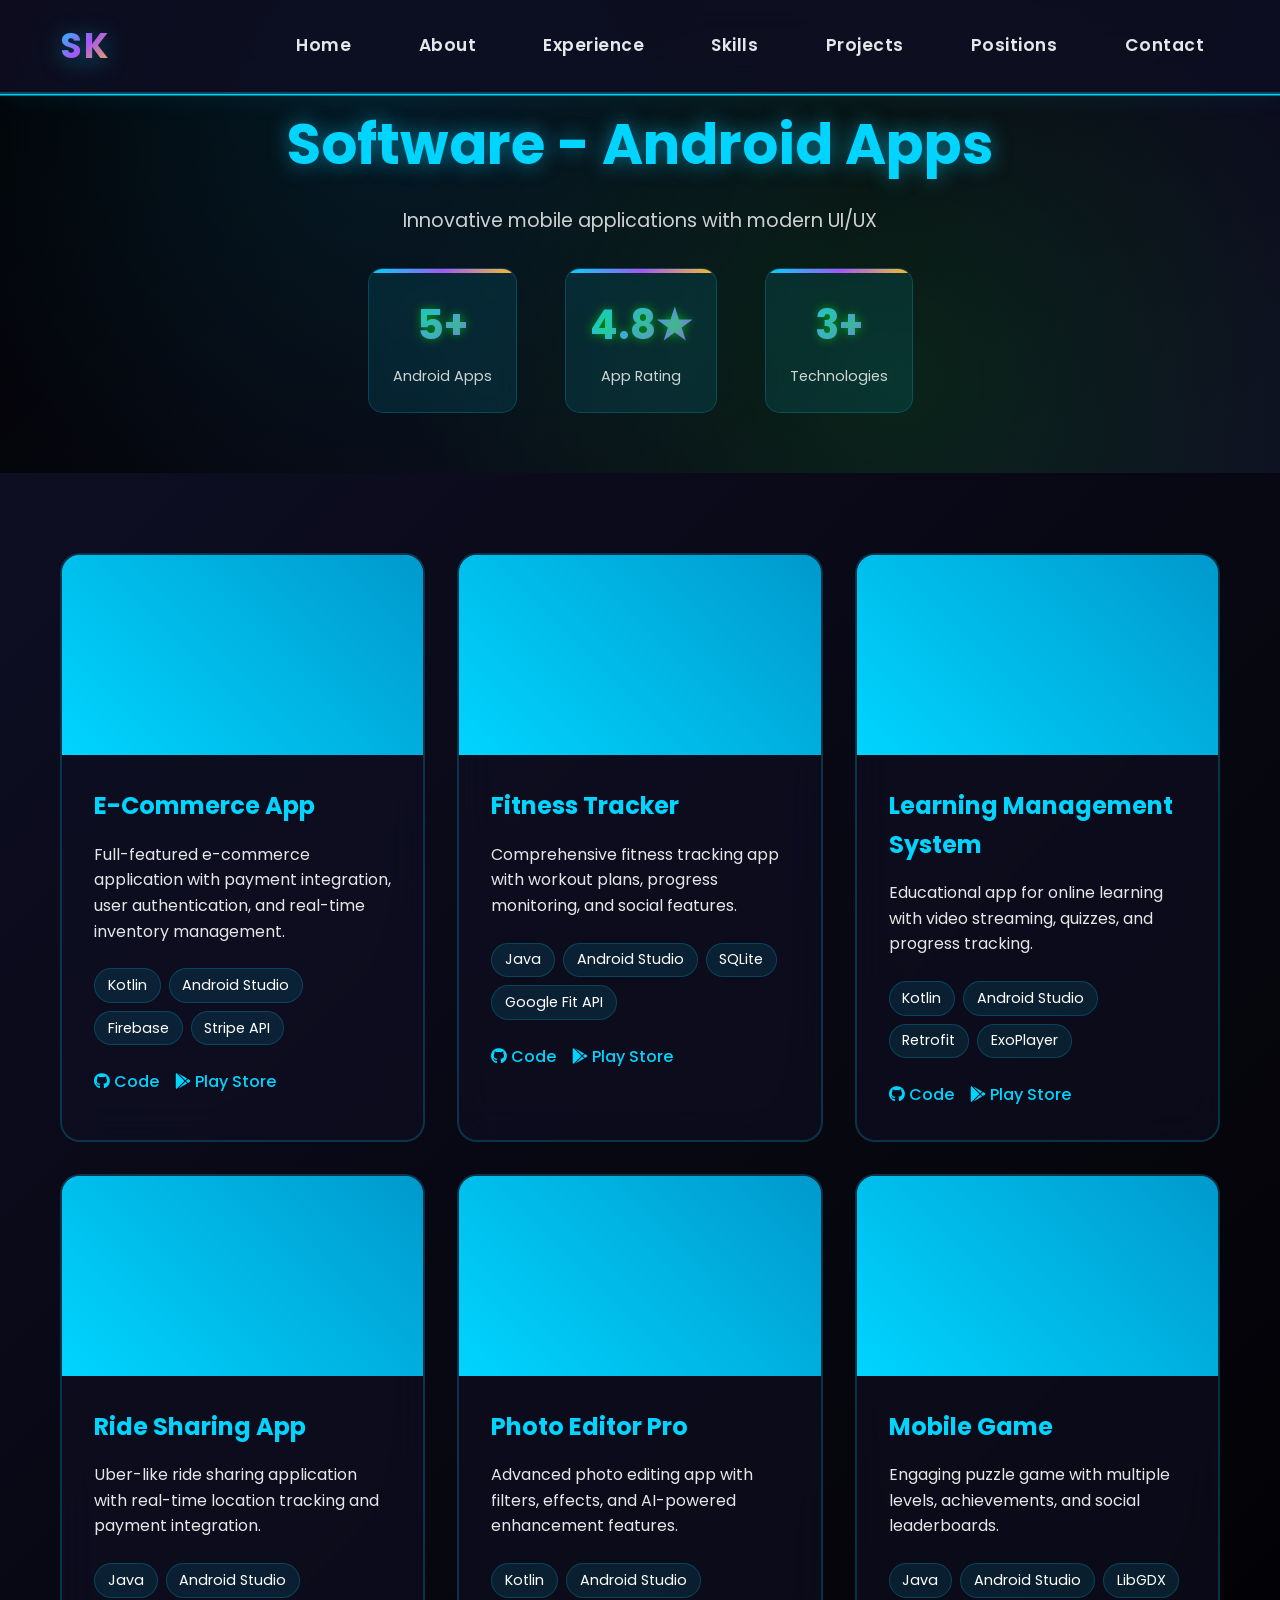
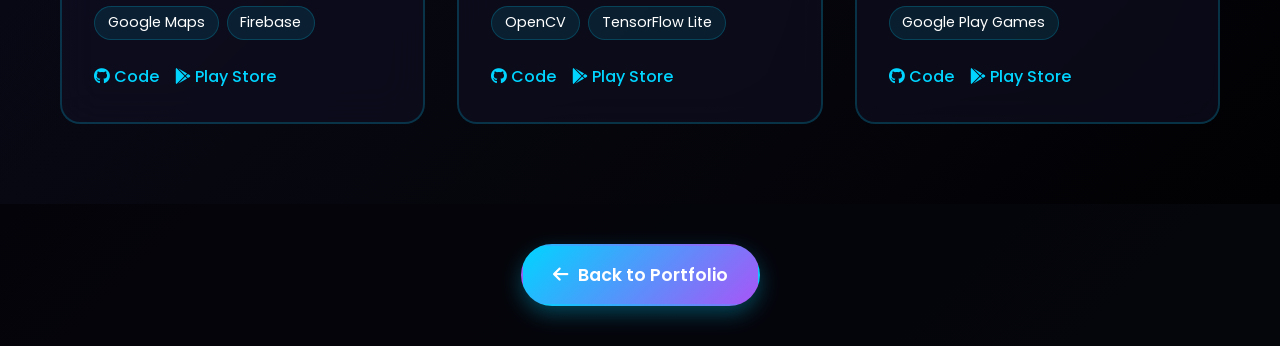
<file: projects/android-apps.html>
<!DOCTYPE html>
<html lang="en">
<head>
    <meta charset="UTF-8">
    <meta name="viewport" content="width=device-width, initial-scale=1.0">
    <title>Android Apps - Suraj Kumar</title>
    <link rel="stylesheet" href="../styles.css">
    <link href="https://cdnjs.cloudflare.com/ajax/libs/font-awesome/6.0.0/css/all.min.css" rel="stylesheet">
    <link href="https://fonts.googleapis.com/css2?family=Poppins:wght@300;400;500;600;700&display=swap" rel="stylesheet">
</head>
<body>
    <!-- Animated Stars Background -->
    <div class="stars-container" id="starsContainer"></div>
    
    <!-- Navigation -->
    <nav class="navbar">
        <div class="nav-container">
            <div class="nav-logo">
                <a href="../index.html">SK</a>
            </div>
            <ul class="nav-menu">
                <li class="nav-item">
                    <a href="../index.html#home" class="nav-link">Home</a>
                </li>
                <li class="nav-item">
                    <a href="../index.html#about" class="nav-link">About</a>
                </li>
                <li class="nav-item">
                    <a href="../index.html#experience" class="nav-link">Experience</a>
                </li>
                <li class="nav-item">
                    <a href="../index.html#skills" class="nav-link">Skills</a>
                </li>
                <li class="nav-item">
                    <a href="../index.html#projects" class="nav-link">Projects</a>
                </li>
                <li class="nav-item">
                    <a href="../index.html#responsibilities" class="nav-link">Positions</a>
                </li>
                <li class="nav-item">
                    <a href="../index.html#contact" class="nav-link">Contact</a>
                </li>
            </ul>
            <div class="hamburger">
                <span class="bar"></span>
                <span class="bar"></span>
                <span class="bar"></span>
            </div>
        </div>
    </nav>

    <!-- Project Header -->
    <section class="project-header">
        <div class="container">
            <div class="project-header-content">
                <h1 class="project-title">Software - Android Apps</h1>
                <p class="project-subtitle">Innovative mobile applications with modern UI/UX</p>
                <div class="project-stats">
                    <div class="stat">
                        <h3>5+</h3>
                        <p>Android Apps</p>
                    </div>
                    <div class="stat">
                        <h3>4.8★</h3>
                        <p>App Rating</p>
                    </div>
                    <div class="stat">
                        <h3>3+</h3>
                        <p>Technologies</p>
                    </div>
                </div>
            </div>
        </div>
    </section>

    <!-- Projects Grid -->
    <section class="projects-detail">
        <div class="container">
            <div class="projects-grid">
                <div class="project-card">
                    <div class="project-image">
                        <i class="fas fa-shopping-cart"></i>
                    </div>
                    <div class="project-content">
                        <h3>E-Commerce App</h3>
                        <p>Full-featured e-commerce application with payment integration, user authentication, and real-time inventory management.</p>
                        <div class="project-tech">
                            <span>Kotlin</span>
                            <span>Android Studio</span>
                            <span>Firebase</span>
                            <span>Stripe API</span>
                        </div>
                        <div class="project-links">
                            <a href="#" class="project-link"><i class="fab fa-github"></i> Code</a>
                            <a href="#" class="project-link"><i class="fab fa-google-play"></i> Play Store</a>
                        </div>
                    </div>
                </div>

                <div class="project-card">
                    <div class="project-image">
                        <i class="fas fa-dumbbell"></i>
                    </div>
                    <div class="project-content">
                        <h3>Fitness Tracker</h3>
                        <p>Comprehensive fitness tracking app with workout plans, progress monitoring, and social features.</p>
                        <div class="project-tech">
                            <span>Java</span>
                            <span>Android Studio</span>
                            <span>SQLite</span>
                            <span>Google Fit API</span>
                        </div>
                        <div class="project-links">
                            <a href="#" class="project-link"><i class="fab fa-github"></i> Code</a>
                            <a href="#" class="project-link"><i class="fab fa-google-play"></i> Play Store</a>
                        </div>
                    </div>
                </div>

                <div class="project-card">
                    <div class="project-image">
                        <i class="fas fa-book"></i>
                    </div>
                    <div class="project-content">
                        <h3>Learning Management System</h3>
                        <p>Educational app for online learning with video streaming, quizzes, and progress tracking.</p>
                        <div class="project-tech">
                            <span>Kotlin</span>
                            <span>Android Studio</span>
                            <span>Retrofit</span>
                            <span>ExoPlayer</span>
                        </div>
                        <div class="project-links">
                            <a href="#" class="project-link"><i class="fab fa-github"></i> Code</a>
                            <a href="#" class="project-link"><i class="fab fa-google-play"></i> Play Store</a>
                        </div>
                    </div>
                </div>

                <div class="project-card">
                    <div class="project-image">
                        <i class="fas fa-car"></i>
                    </div>
                    <div class="project-content">
                        <h3>Ride Sharing App</h3>
                        <p>Uber-like ride sharing application with real-time location tracking and payment integration.</p>
                        <div class="project-tech">
                            <span>Java</span>
                            <span>Android Studio</span>
                            <span>Google Maps</span>
                            <span>Firebase</span>
                        </div>
                        <div class="project-links">
                            <a href="#" class="project-link"><i class="fab fa-github"></i> Code</a>
                            <a href="#" class="project-link"><i class="fab fa-google-play"></i> Play Store</a>
                        </div>
                    </div>
                </div>

                <div class="project-card">
                    <div class="project-image">
                        <i class="fas fa-camera"></i>
                    </div>
                    <div class="project-content">
                        <h3>Photo Editor Pro</h3>
                        <p>Advanced photo editing app with filters, effects, and AI-powered enhancement features.</p>
                        <div class="project-tech">
                            <span>Kotlin</span>
                            <span>Android Studio</span>
                            <span>OpenCV</span>
                            <span>TensorFlow Lite</span>
                        </div>
                        <div class="project-links">
                            <a href="#" class="project-link"><i class="fab fa-github"></i> Code</a>
                            <a href="#" class="project-link"><i class="fab fa-google-play"></i> Play Store</a>
                        </div>
                    </div>
                </div>

                <div class="project-card">
                    <div class="project-image">
                        <i class="fas fa-gamepad"></i>
                    </div>
                    <div class="project-content">
                        <h3>Mobile Game</h3>
                        <p>Engaging puzzle game with multiple levels, achievements, and social leaderboards.</p>
                        <div class="project-tech">
                            <span>Java</span>
                            <span>Android Studio</span>
                            <span>LibGDX</span>
                            <span>Google Play Games</span>
                        </div>
                        <div class="project-links">
                            <a href="#" class="project-link"><i class="fab fa-github"></i> Code</a>
                            <a href="#" class="project-link"><i class="fab fa-google-play"></i> Play Store</a>
                        </div>
                    </div>
                </div>
            </div>
        </div>
    </section>

    <!-- Back to Portfolio -->
    <section class="back-to-portfolio">
        <div class="container">
            <a href="../index.html#projects" class="btn btn-primary">
                <i class="fas fa-arrow-left"></i> Back to Portfolio
            </a>
        </div>
    </section>

    <script src="../script.js"></script>
</body>
</html>
</file>
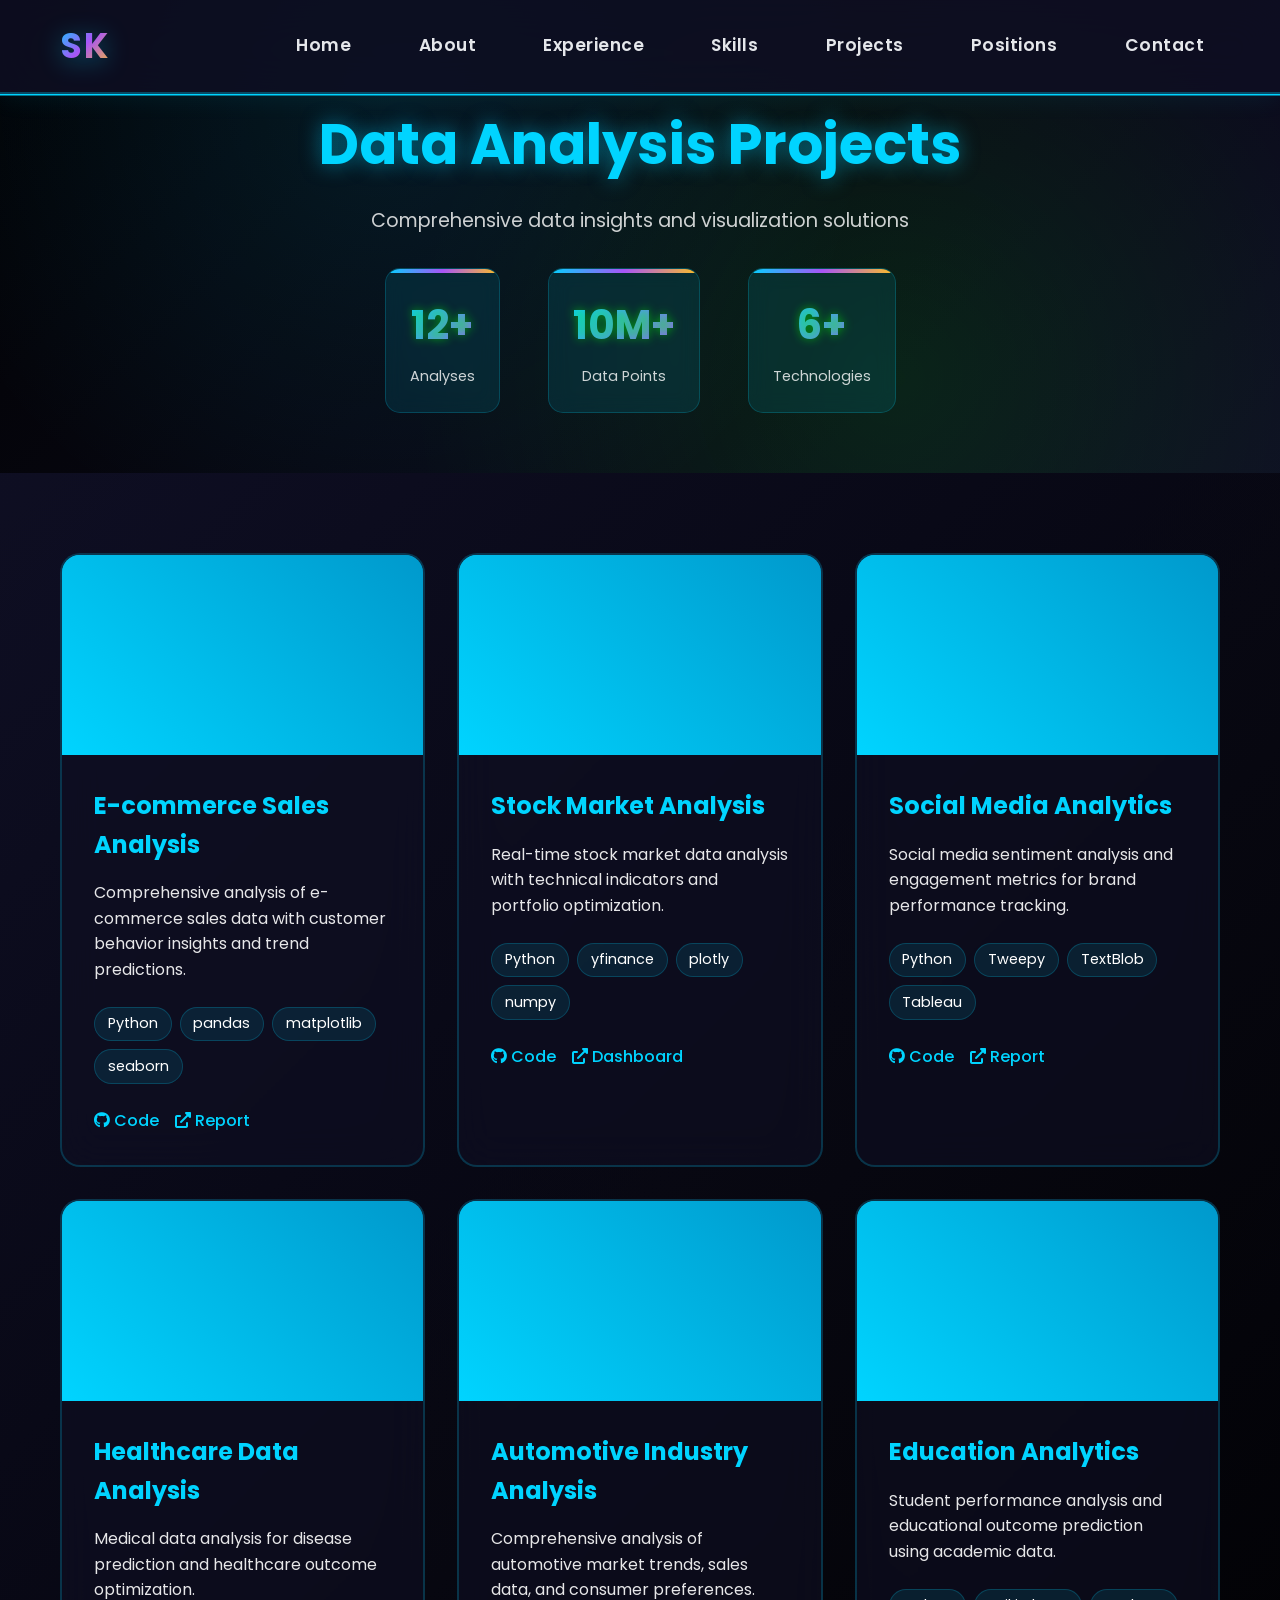
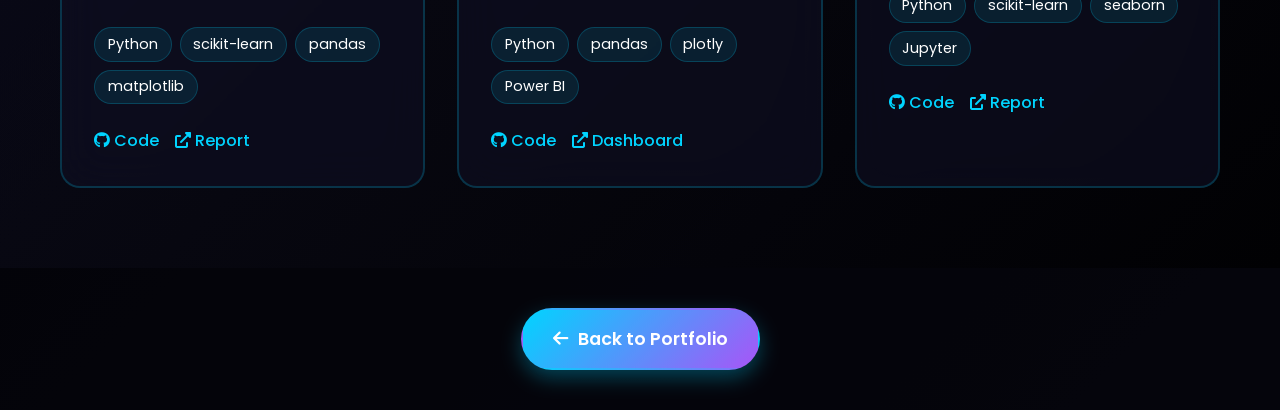
<file: projects/data-analysis.html>
<!DOCTYPE html>
<html lang="en">
<head>
    <meta charset="UTF-8">
    <meta name="viewport" content="width=device-width, initial-scale=1.0">
    <title>Data Analysis Projects - Suraj Kumar</title>
    <link rel="stylesheet" href="../styles.css">
    <link href="https://cdnjs.cloudflare.com/ajax/libs/font-awesome/6.0.0/css/all.min.css" rel="stylesheet">
    <link href="https://fonts.googleapis.com/css2?family=Poppins:wght@300;400;500;600;700&display=swap" rel="stylesheet">
</head>
<body>
    <!-- Animated Stars Background -->
    <div class="stars-container" id="starsContainer"></div>
    
    <!-- Navigation -->
    <nav class="navbar">
        <div class="nav-container">
            <div class="nav-logo">
                <a href="../index.html">SK</a>
            </div>
            <ul class="nav-menu">
                <li class="nav-item">
                    <a href="../index.html#home" class="nav-link">Home</a>
                </li>
                <li class="nav-item">
                    <a href="../index.html#about" class="nav-link">About</a>
                </li>
                <li class="nav-item">
                    <a href="../index.html#experience" class="nav-link">Experience</a>
                </li>
                <li class="nav-item">
                    <a href="../index.html#skills" class="nav-link">Skills</a>
                </li>
                <li class="nav-item">
                    <a href="../index.html#projects" class="nav-link">Projects</a>
                </li>
                <li class="nav-item">
                    <a href="../index.html#responsibilities" class="nav-link">Positions</a>
                </li>
                <li class="nav-item">
                    <a href="../index.html#contact" class="nav-link">Contact</a>
                </li>
            </ul>
            <div class="hamburger">
                <span class="bar"></span>
                <span class="bar"></span>
                <span class="bar"></span>
            </div>
        </div>
    </nav>

    <!-- Project Header -->
    <section class="project-header">
        <div class="container">
            <div class="project-header-content">
                <h1 class="project-title">Data Analysis Projects</h1>
                <p class="project-subtitle">Comprehensive data insights and visualization solutions</p>
                <div class="project-stats">
                    <div class="stat">
                        <h3>12+</h3>
                        <p>Analyses</p>
                    </div>
                    <div class="stat">
                        <h3>10M+</h3>
                        <p>Data Points</p>
                    </div>
                    <div class="stat">
                        <h3>6+</h3>
                        <p>Technologies</p>
                    </div>
                </div>
            </div>
        </div>
    </section>

    <!-- Projects Grid -->
    <section class="projects-detail">
        <div class="container">
            <div class="projects-grid">
                <div class="project-card">
                    <div class="project-image">
                        <i class="fas fa-chart-bar"></i>
                    </div>
                    <div class="project-content">
                        <h3>E-commerce Sales Analysis</h3>
                        <p>Comprehensive analysis of e-commerce sales data with customer behavior insights and trend predictions.</p>
                        <div class="project-tech">
                            <span>Python</span>
                            <span>pandas</span>
                            <span>matplotlib</span>
                            <span>seaborn</span>
                        </div>
                        <div class="project-links">
                            <a href="#" class="project-link"><i class="fab fa-github"></i> Code</a>
                            <a href="#" class="project-link"><i class="fas fa-external-link-alt"></i> Report</a>
                        </div>
                    </div>
                </div>

                <div class="project-card">
                    <div class="project-image">
                        <i class="fas fa-chart-line"></i>
                    </div>
                    <div class="project-content">
                        <h3>Stock Market Analysis</h3>
                        <p>Real-time stock market data analysis with technical indicators and portfolio optimization.</p>
                        <div class="project-tech">
                            <span>Python</span>
                            <span>yfinance</span>
                            <span>plotly</span>
                            <span>numpy</span>
                        </div>
                        <div class="project-links">
                            <a href="#" class="project-link"><i class="fab fa-github"></i> Code</a>
                            <a href="#" class="project-link"><i class="fas fa-external-link-alt"></i> Dashboard</a>
                        </div>
                    </div>
                </div>

                <div class="project-card">
                    <div class="project-image">
                        <i class="fas fa-users"></i>
                    </div>
                    <div class="project-content">
                        <h3>Social Media Analytics</h3>
                        <p>Social media sentiment analysis and engagement metrics for brand performance tracking.</p>
                        <div class="project-tech">
                            <span>Python</span>
                            <span>Tweepy</span>
                            <span>TextBlob</span>
                            <span>Tableau</span>
                        </div>
                        <div class="project-links">
                            <a href="#" class="project-link"><i class="fab fa-github"></i> Code</a>
                            <a href="#" class="project-link"><i class="fas fa-external-link-alt"></i> Report</a>
                        </div>
                    </div>
                </div>

                <div class="project-card">
                    <div class="project-image">
                        <i class="fas fa-hospital"></i>
                    </div>
                    <div class="project-content">
                        <h3>Healthcare Data Analysis</h3>
                        <p>Medical data analysis for disease prediction and healthcare outcome optimization.</p>
                        <div class="project-tech">
                            <span>Python</span>
                            <span>scikit-learn</span>
                            <span>pandas</span>
                            <span>matplotlib</span>
                        </div>
                        <div class="project-links">
                            <a href="#" class="project-link"><i class="fab fa-github"></i> Code</a>
                            <a href="#" class="project-link"><i class="fas fa-external-link-alt"></i> Report</a>
                        </div>
                    </div>
                </div>

                <div class="project-card">
                    <div class="project-image">
                        <i class="fas fa-car"></i>
                    </div>
                    <div class="project-content">
                        <h3>Automotive Industry Analysis</h3>
                        <p>Comprehensive analysis of automotive market trends, sales data, and consumer preferences.</p>
                        <div class="project-tech">
                            <span>Python</span>
                            <span>pandas</span>
                            <span>plotly</span>
                            <span>Power BI</span>
                        </div>
                        <div class="project-links">
                            <a href="#" class="project-link"><i class="fab fa-github"></i> Code</a>
                            <a href="#" class="project-link"><i class="fas fa-external-link-alt"></i> Dashboard</a>
                        </div>
                    </div>
                </div>

                <div class="project-card">
                    <div class="project-image">
                        <i class="fas fa-graduation-cap"></i>
                    </div>
                    <div class="project-content">
                        <h3>Education Analytics</h3>
                        <p>Student performance analysis and educational outcome prediction using academic data.</p>
                        <div class="project-tech">
                            <span>Python</span>
                            <span>scikit-learn</span>
                            <span>seaborn</span>
                            <span>Jupyter</span>
                        </div>
                        <div class="project-links">
                            <a href="#" class="project-link"><i class="fab fa-github"></i> Code</a>
                            <a href="#" class="project-link"><i class="fas fa-external-link-alt"></i> Report</a>
                        </div>
                    </div>
                </div>
            </div>
        </div>
    </section>

    <!-- Back to Portfolio -->
    <section class="back-to-portfolio">
        <div class="container">
            <a href="../index.html#projects" class="btn btn-primary">
                <i class="fas fa-arrow-left"></i> Back to Portfolio
            </a>
        </div>
    </section>

    <script src="../script.js"></script>
</body>
</html>
</file>
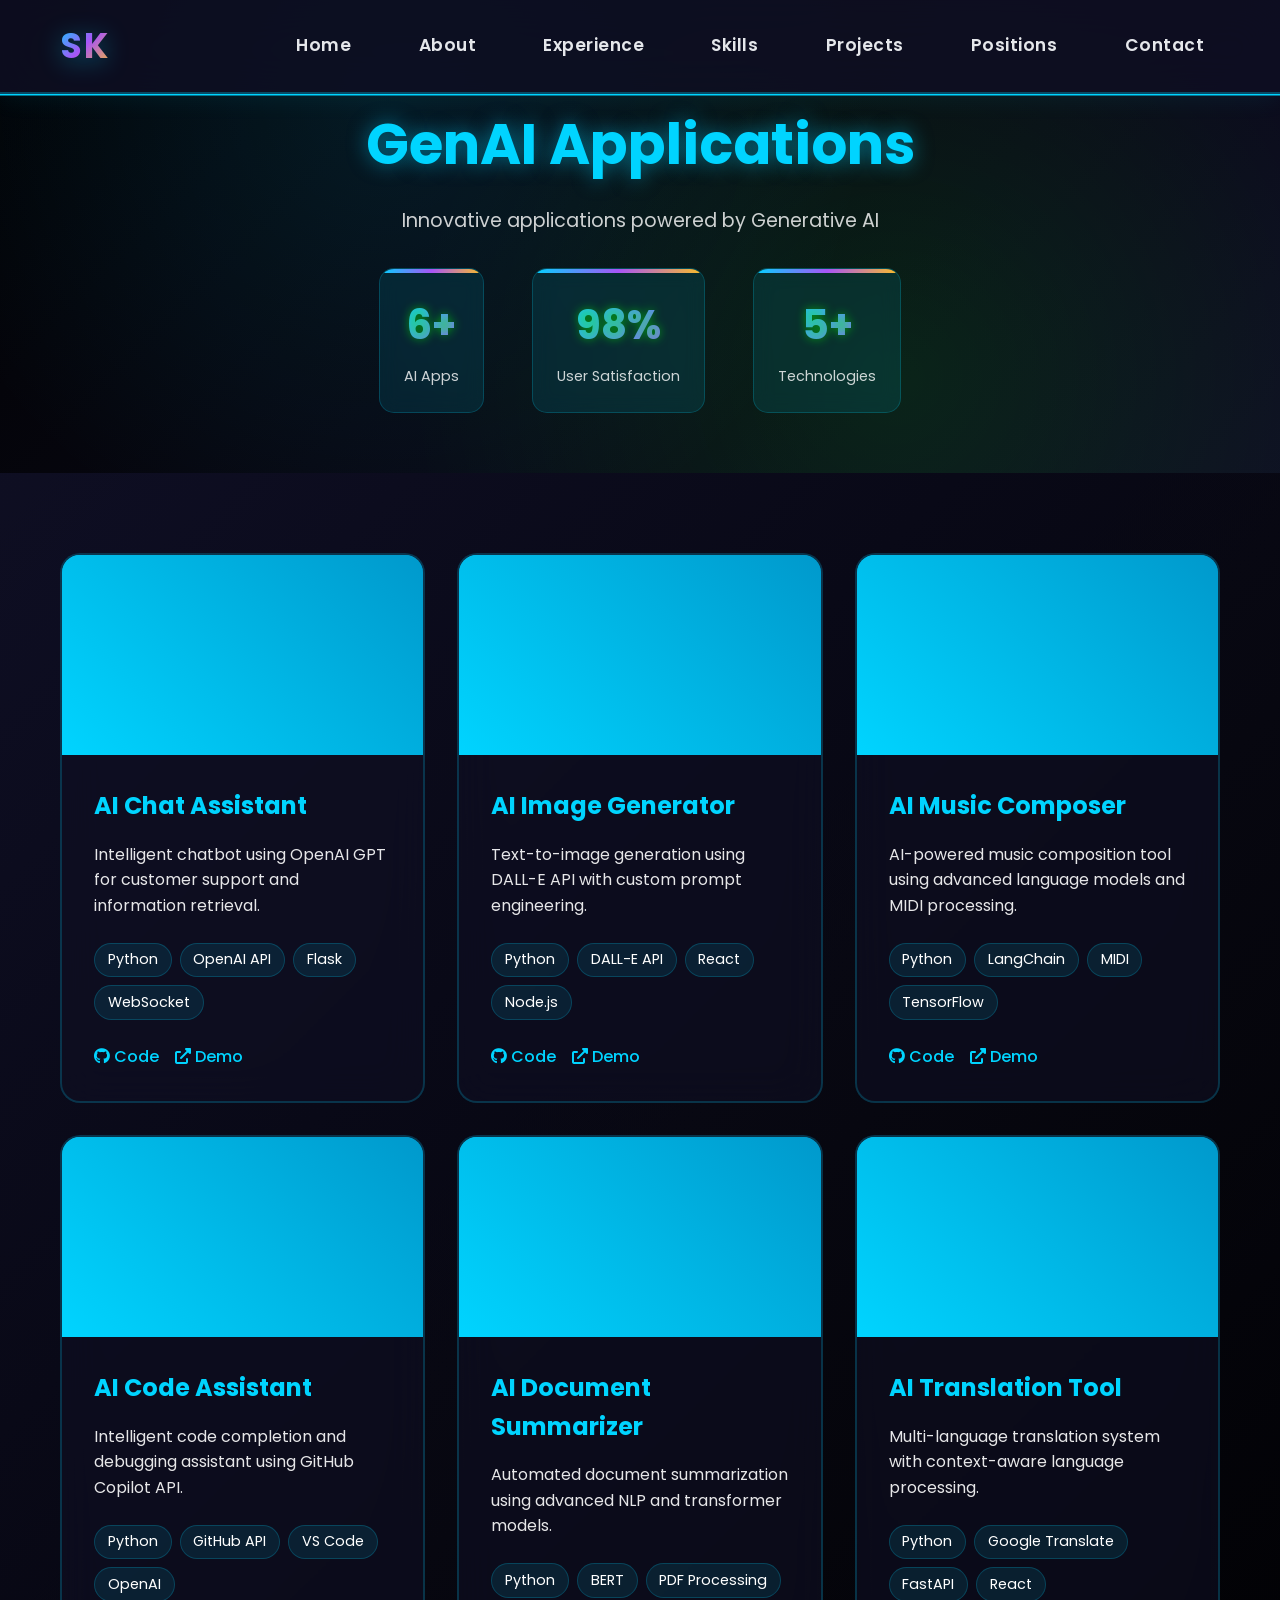
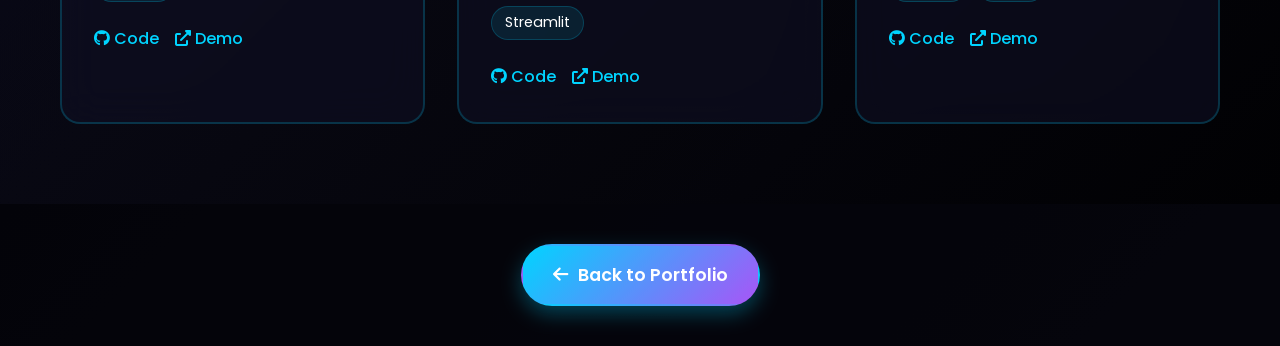
<file: projects/genai-applications.html>
<!DOCTYPE html>
<html lang="en">
<head>
    <meta charset="UTF-8">
    <meta name="viewport" content="width=device-width, initial-scale=1.0">
    <title>GenAI Applications - Suraj Kumar</title>
    <link rel="stylesheet" href="../styles.css">
    <link href="https://cdnjs.cloudflare.com/ajax/libs/font-awesome/6.0.0/css/all.min.css" rel="stylesheet">
    <link href="https://fonts.googleapis.com/css2?family=Poppins:wght@300;400;500;600;700&display=swap" rel="stylesheet">
</head>
<body>
    <!-- Animated Stars Background -->
    <div class="stars-container" id="starsContainer"></div>
    
    <!-- Navigation -->
    <nav class="navbar">
        <div class="nav-container">
            <div class="nav-logo">
                <a href="../index.html">SK</a>
            </div>
            <ul class="nav-menu">
                <li class="nav-item">
                    <a href="../index.html#home" class="nav-link">Home</a>
                </li>
                <li class="nav-item">
                    <a href="../index.html#about" class="nav-link">About</a>
                </li>
                <li class="nav-item">
                    <a href="../index.html#experience" class="nav-link">Experience</a>
                </li>
                <li class="nav-item">
                    <a href="../index.html#skills" class="nav-link">Skills</a>
                </li>
                <li class="nav-item">
                    <a href="../index.html#projects" class="nav-link">Projects</a>
                </li>
                <li class="nav-item">
                    <a href="../index.html#responsibilities" class="nav-link">Positions</a>
                </li>
                <li class="nav-item">
                    <a href="../index.html#contact" class="nav-link">Contact</a>
                </li>
            </ul>
            <div class="hamburger">
                <span class="bar"></span>
                <span class="bar"></span>
                <span class="bar"></span>
            </div>
        </div>
    </nav>

    <!-- Project Header -->
    <section class="project-header">
        <div class="container">
            <div class="project-header-content">
                <h1 class="project-title">GenAI Applications</h1>
                <p class="project-subtitle">Innovative applications powered by Generative AI</p>
                <div class="project-stats">
                    <div class="stat">
                        <h3>6+</h3>
                        <p>AI Apps</p>
                    </div>
                    <div class="stat">
                        <h3>98%</h3>
                        <p>User Satisfaction</p>
                    </div>
                    <div class="stat">
                        <h3>5+</h3>
                        <p>Technologies</p>
                    </div>
                </div>
            </div>
        </div>
    </section>

    <!-- Projects Grid -->
    <section class="projects-detail">
        <div class="container">
            <div class="projects-grid">
                <div class="project-card">
                    <div class="project-image">
                        <i class="fas fa-robot"></i>
                    </div>
                    <div class="project-content">
                        <h3>AI Chat Assistant</h3>
                        <p>Intelligent chatbot using OpenAI GPT for customer support and information retrieval.</p>
                        <div class="project-tech">
                            <span>Python</span>
                            <span>OpenAI API</span>
                            <span>Flask</span>
                            <span>WebSocket</span>
                        </div>
                        <div class="project-links">
                            <a href="#" class="project-link"><i class="fab fa-github"></i> Code</a>
                            <a href="#" class="project-link"><i class="fas fa-external-link-alt"></i> Demo</a>
                        </div>
                    </div>
                </div>

                <div class="project-card">
                    <div class="project-image">
                        <i class="fas fa-image"></i>
                    </div>
                    <div class="project-content">
                        <h3>AI Image Generator</h3>
                        <p>Text-to-image generation using DALL-E API with custom prompt engineering.</p>
                        <div class="project-tech">
                            <span>Python</span>
                            <span>DALL-E API</span>
                            <span>React</span>
                            <span>Node.js</span>
                        </div>
                        <div class="project-links">
                            <a href="#" class="project-link"><i class="fab fa-github"></i> Code</a>
                            <a href="#" class="project-link"><i class="fas fa-external-link-alt"></i> Demo</a>
                        </div>
                    </div>
                </div>

                <div class="project-card">
                    <div class="project-image">
                        <i class="fas fa-music"></i>
                    </div>
                    <div class="project-content">
                        <h3>AI Music Composer</h3>
                        <p>AI-powered music composition tool using advanced language models and MIDI processing.</p>
                        <div class="project-tech">
                            <span>Python</span>
                            <span>LangChain</span>
                            <span>MIDI</span>
                            <span>TensorFlow</span>
                        </div>
                        <div class="project-links">
                            <a href="#" class="project-link"><i class="fab fa-github"></i> Code</a>
                            <a href="#" class="project-link"><i class="fas fa-external-link-alt"></i> Demo</a>
                        </div>
                    </div>
                </div>

                <div class="project-card">
                    <div class="project-image">
                        <i class="fas fa-code"></i>
                    </div>
                    <div class="project-content">
                        <h3>AI Code Assistant</h3>
                        <p>Intelligent code completion and debugging assistant using GitHub Copilot API.</p>
                        <div class="project-tech">
                            <span>Python</span>
                            <span>GitHub API</span>
                            <span>VS Code</span>
                            <span>OpenAI</span>
                        </div>
                        <div class="project-links">
                            <a href="#" class="project-link"><i class="fab fa-github"></i> Code</a>
                            <a href="#" class="project-link"><i class="fas fa-external-link-alt"></i> Demo</a>
                        </div>
                    </div>
                </div>

                <div class="project-card">
                    <div class="project-image">
                        <i class="fas fa-file-alt"></i>
                    </div>
                    <div class="project-content">
                        <h3>AI Document Summarizer</h3>
                        <p>Automated document summarization using advanced NLP and transformer models.</p>
                        <div class="project-tech">
                            <span>Python</span>
                            <span>BERT</span>
                            <span>PDF Processing</span>
                            <span>Streamlit</span>
                        </div>
                        <div class="project-links">
                            <a href="#" class="project-link"><i class="fab fa-github"></i> Code</a>
                            <a href="#" class="project-link"><i class="fas fa-external-link-alt"></i> Demo</a>
                        </div>
                    </div>
                </div>

                <div class="project-card">
                    <div class="project-image">
                        <i class="fas fa-language"></i>
                    </div>
                    <div class="project-content">
                        <h3>AI Translation Tool</h3>
                        <p>Multi-language translation system with context-aware language processing.</p>
                        <div class="project-tech">
                            <span>Python</span>
                            <span>Google Translate</span>
                            <span>FastAPI</span>
                            <span>React</span>
                        </div>
                        <div class="project-links">
                            <a href="#" class="project-link"><i class="fab fa-github"></i> Code</a>
                            <a href="#" class="project-link"><i class="fas fa-external-link-alt"></i> Demo</a>
                        </div>
                    </div>
                </div>
            </div>
        </div>
    </section>

    <!-- Back to Portfolio -->
    <section class="back-to-portfolio">
        <div class="container">
            <a href="../index.html#projects" class="btn btn-primary">
                <i class="fas fa-arrow-left"></i> Back to Portfolio
            </a>
        </div>
    </section>

    <script src="../script.js"></script>
</body>
</html>
</file>
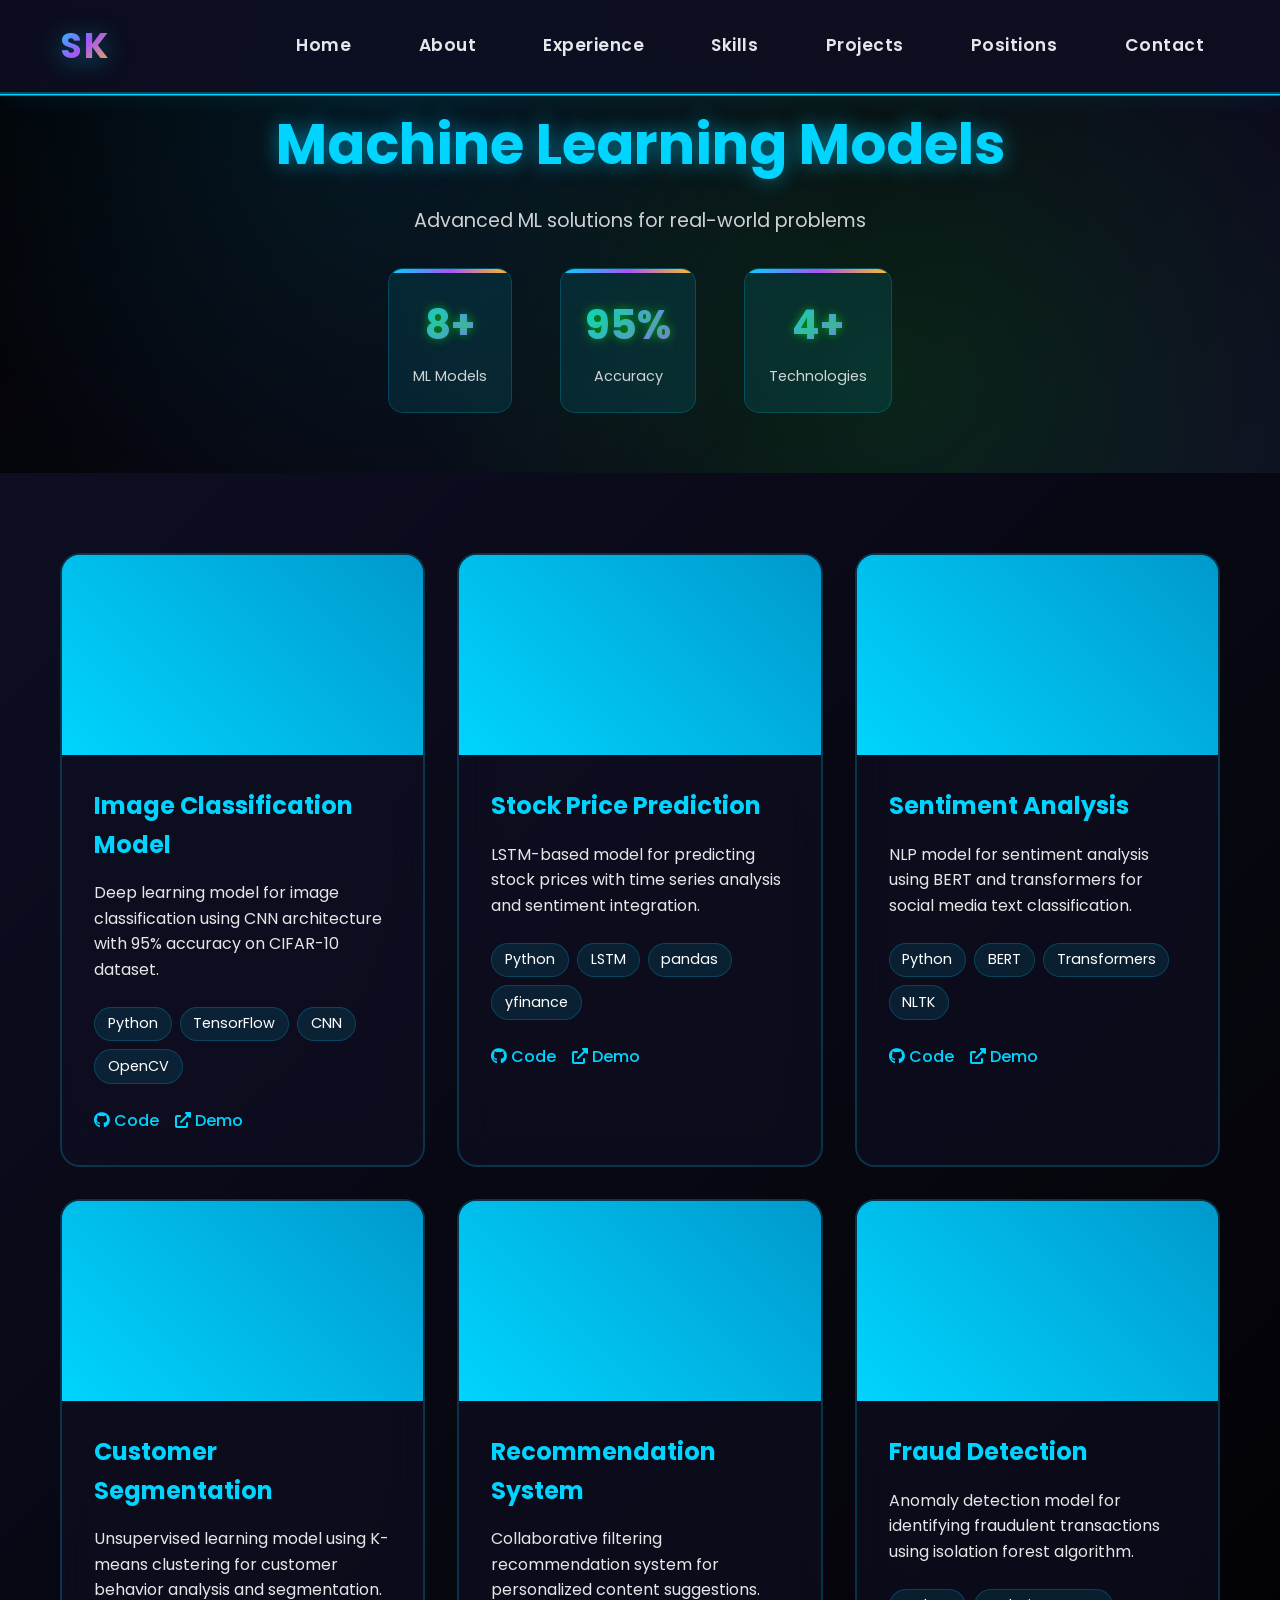
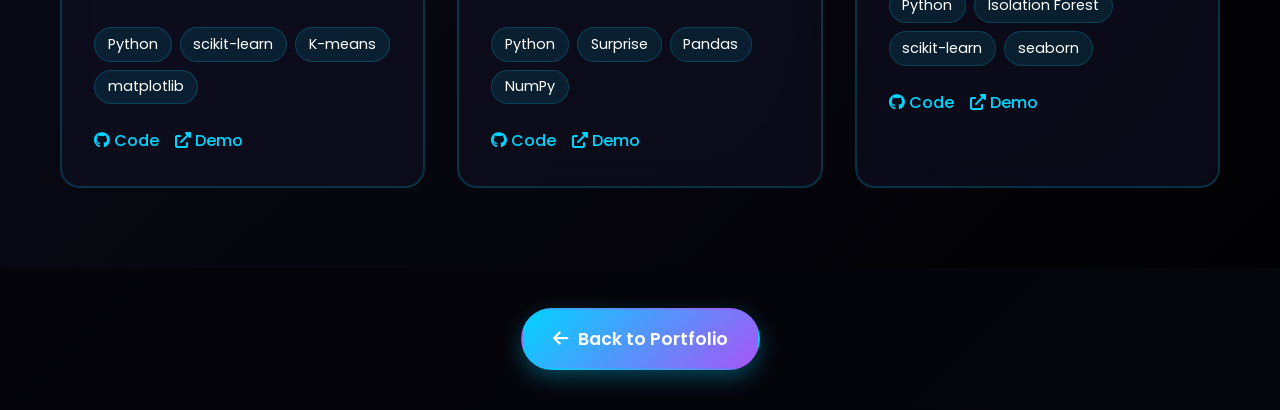
<file: projects/ml-models.html>
<!DOCTYPE html>
<html lang="en">
<head>
    <meta charset="UTF-8">
    <meta name="viewport" content="width=device-width, initial-scale=1.0">
    <title>Machine Learning Models - Suraj Kumar</title>
    <link rel="stylesheet" href="../styles.css">
    <link href="https://cdnjs.cloudflare.com/ajax/libs/font-awesome/6.0.0/css/all.min.css" rel="stylesheet">
    <link href="https://fonts.googleapis.com/css2?family=Poppins:wght@300;400;500;600;700&display=swap" rel="stylesheet">
</head>
<body>
    <!-- Animated Stars Background -->
    <div class="stars-container" id="starsContainer"></div>
    
    <!-- Navigation -->
    <nav class="navbar">
        <div class="nav-container">
            <div class="nav-logo">
                <a href="../index.html">SK</a>
            </div>
            <ul class="nav-menu">
                <li class="nav-item">
                    <a href="../index.html#home" class="nav-link">Home</a>
                </li>
                <li class="nav-item">
                    <a href="../index.html#about" class="nav-link">About</a>
                </li>
                <li class="nav-item">
                    <a href="../index.html#experience" class="nav-link">Experience</a>
                </li>
                <li class="nav-item">
                    <a href="../index.html#skills" class="nav-link">Skills</a>
                </li>
                <li class="nav-item">
                    <a href="../index.html#projects" class="nav-link">Projects</a>
                </li>
                <li class="nav-item">
                    <a href="../index.html#responsibilities" class="nav-link">Positions</a>
                </li>
                <li class="nav-item">
                    <a href="../index.html#contact" class="nav-link">Contact</a>
                </li>
            </ul>
            <div class="hamburger">
                <span class="bar"></span>
                <span class="bar"></span>
                <span class="bar"></span>
            </div>
        </div>
    </nav>

    <!-- Project Header -->
    <section class="project-header">
        <div class="container">
            <div class="project-header-content">
                <h1 class="project-title">Machine Learning Models</h1>
                <p class="project-subtitle">Advanced ML solutions for real-world problems</p>
                <div class="project-stats">
                    <div class="stat">
                        <h3>8+</h3>
                        <p>ML Models</p>
                    </div>
                    <div class="stat">
                        <h3>95%</h3>
                        <p>Accuracy</p>
                    </div>
                    <div class="stat">
                        <h3>4+</h3>
                        <p>Technologies</p>
                    </div>
                </div>
            </div>
        </div>
    </section>

    <!-- Projects Grid -->
    <section class="projects-detail">
        <div class="container">
            <div class="projects-grid">
                <div class="project-card">
                    <div class="project-image">
                        <i class="fas fa-brain"></i>
                    </div>
                    <div class="project-content">
                        <h3>Image Classification Model</h3>
                        <p>Deep learning model for image classification using CNN architecture with 95% accuracy on CIFAR-10 dataset.</p>
                        <div class="project-tech">
                            <span>Python</span>
                            <span>TensorFlow</span>
                            <span>CNN</span>
                            <span>OpenCV</span>
                        </div>
                        <div class="project-links">
                            <a href="#" class="project-link"><i class="fab fa-github"></i> Code</a>
                            <a href="#" class="project-link"><i class="fas fa-external-link-alt"></i> Demo</a>
                        </div>
                    </div>
                </div>

                <div class="project-card">
                    <div class="project-image">
                        <i class="fas fa-chart-line"></i>
                    </div>
                    <div class="project-content">
                        <h3>Stock Price Prediction</h3>
                        <p>LSTM-based model for predicting stock prices with time series analysis and sentiment integration.</p>
                        <div class="project-tech">
                            <span>Python</span>
                            <span>LSTM</span>
                            <span>pandas</span>
                            <span>yfinance</span>
                        </div>
                        <div class="project-links">
                            <a href="#" class="project-link"><i class="fab fa-github"></i> Code</a>
                            <a href="#" class="project-link"><i class="fas fa-external-link-alt"></i> Demo</a>
                        </div>
                    </div>
                </div>

                <div class="project-card">
                    <div class="project-image">
                        <i class="fas fa-language"></i>
                    </div>
                    <div class="project-content">
                        <h3>Sentiment Analysis</h3>
                        <p>NLP model for sentiment analysis using BERT and transformers for social media text classification.</p>
                        <div class="project-tech">
                            <span>Python</span>
                            <span>BERT</span>
                            <span>Transformers</span>
                            <span>NLTK</span>
                        </div>
                        <div class="project-links">
                            <a href="#" class="project-link"><i class="fab fa-github"></i> Code</a>
                            <a href="#" class="project-link"><i class="fas fa-external-link-alt"></i> Demo</a>
                        </div>
                    </div>
                </div>

                <div class="project-card">
                    <div class="project-image">
                        <i class="fas fa-users"></i>
                    </div>
                    <div class="project-content">
                        <h3>Customer Segmentation</h3>
                        <p>Unsupervised learning model using K-means clustering for customer behavior analysis and segmentation.</p>
                        <div class="project-tech">
                            <span>Python</span>
                            <span>scikit-learn</span>
                            <span>K-means</span>
                            <span>matplotlib</span>
                        </div>
                        <div class="project-links">
                            <a href="#" class="project-link"><i class="fab fa-github"></i> Code</a>
                            <a href="#" class="project-link"><i class="fas fa-external-link-alt"></i> Demo</a>
                        </div>
                    </div>
                </div>

                <div class="project-card">
                    <div class="project-image">
                        <i class="fas fa-robot"></i>
                    </div>
                    <div class="project-content">
                        <h3>Recommendation System</h3>
                        <p>Collaborative filtering recommendation system for personalized content suggestions.</p>
                        <div class="project-tech">
                            <span>Python</span>
                            <span>Surprise</span>
                            <span>Pandas</span>
                            <span>NumPy</span>
                        </div>
                        <div class="project-links">
                            <a href="#" class="project-link"><i class="fab fa-github"></i> Code</a>
                            <a href="#" class="project-link"><i class="fas fa-external-link-alt"></i> Demo</a>
                        </div>
                    </div>
                </div>

                <div class="project-card">
                    <div class="project-image">
                        <i class="fas fa-shield-alt"></i>
                    </div>
                    <div class="project-content">
                        <h3>Fraud Detection</h3>
                        <p>Anomaly detection model for identifying fraudulent transactions using isolation forest algorithm.</p>
                        <div class="project-tech">
                            <span>Python</span>
                            <span>Isolation Forest</span>
                            <span>scikit-learn</span>
                            <span>seaborn</span>
                        </div>
                        <div class="project-links">
                            <a href="#" class="project-link"><i class="fab fa-github"></i> Code</a>
                            <a href="#" class="project-link"><i class="fas fa-external-link-alt"></i> Demo</a>
                        </div>
                    </div>
                </div>
            </div>
        </div>
    </section>

    <!-- Back to Portfolio -->
    <section class="back-to-portfolio">
        <div class="container">
            <a href="../index.html#projects" class="btn btn-primary">
                <i class="fas fa-arrow-left"></i> Back to Portfolio
            </a>
        </div>
    </section>

    <script src="../script.js"></script>
</body>
</html>
</file>
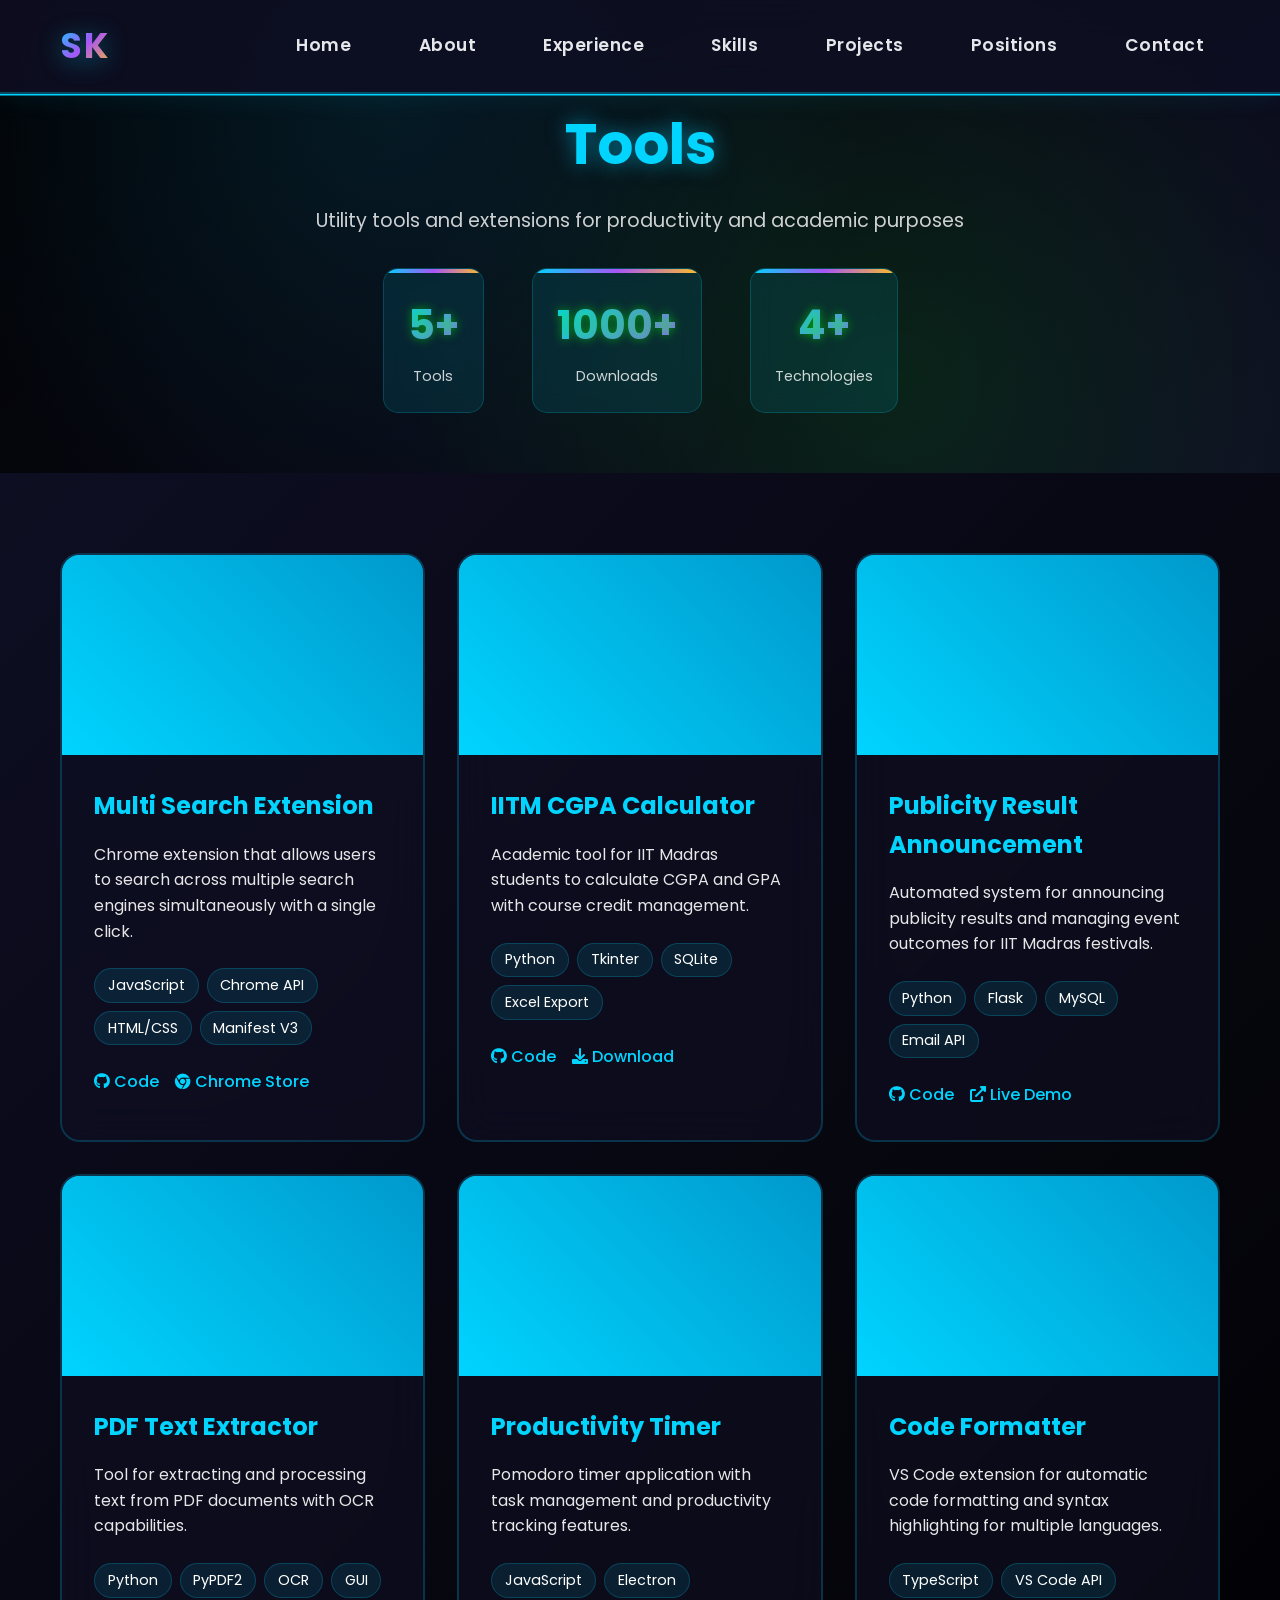
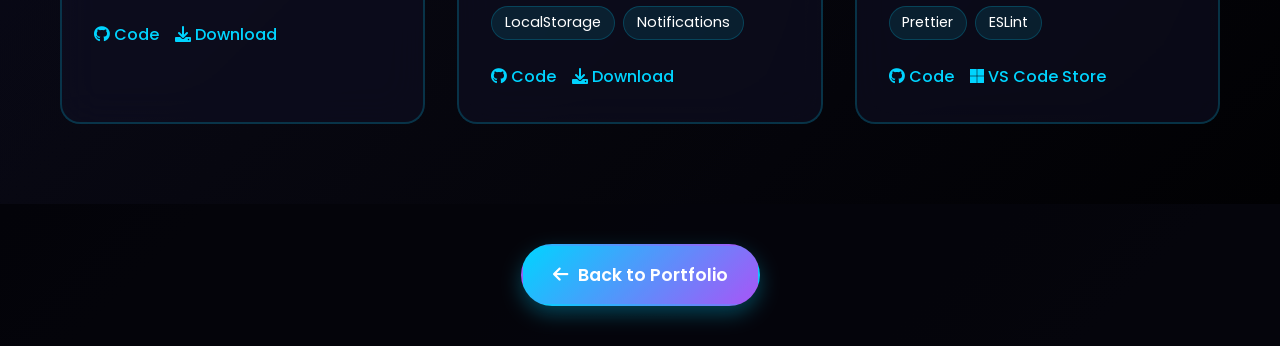
<file: projects/tools.html>
<!DOCTYPE html>
<html lang="en">
<head>
    <meta charset="UTF-8">
    <meta name="viewport" content="width=device-width, initial-scale=1.0">
    <title>Tools - Suraj Kumar</title>
    <link rel="stylesheet" href="../styles.css">
    <link href="https://cdnjs.cloudflare.com/ajax/libs/font-awesome/6.0.0/css/all.min.css" rel="stylesheet">
    <link href="https://fonts.googleapis.com/css2?family=Poppins:wght@300;400;500;600;700&display=swap" rel="stylesheet">
</head>
<body>
    <!-- Animated Stars Background -->
    <div class="stars-container" id="starsContainer"></div>
    
    <!-- Navigation -->
    <nav class="navbar">
        <div class="nav-container">
            <div class="nav-logo">
                <a href="../index.html">SK</a>
            </div>
            <ul class="nav-menu">
                <li class="nav-item">
                    <a href="../index.html#home" class="nav-link">Home</a>
                </li>
                <li class="nav-item">
                    <a href="../index.html#about" class="nav-link">About</a>
                </li>
                <li class="nav-item">
                    <a href="../index.html#experience" class="nav-link">Experience</a>
                </li>
                <li class="nav-item">
                    <a href="../index.html#skills" class="nav-link">Skills</a>
                </li>
                <li class="nav-item">
                    <a href="../index.html#projects" class="nav-link">Projects</a>
                </li>
                <li class="nav-item">
                    <a href="../index.html#responsibilities" class="nav-link">Positions</a>
                </li>
                <li class="nav-item">
                    <a href="../index.html#contact" class="nav-link">Contact</a>
                </li>
            </ul>
            <div class="hamburger">
                <span class="bar"></span>
                <span class="bar"></span>
                <span class="bar"></span>
            </div>
        </div>
    </nav>

    <!-- Project Header -->
    <section class="project-header">
        <div class="container">
            <div class="project-header-content">
                <h1 class="project-title">Tools</h1>
                <p class="project-subtitle">Utility tools and extensions for productivity and academic purposes</p>
                <div class="project-stats">
                    <div class="stat">
                        <h3>5+</h3>
                        <p>Tools</p>
                    </div>
                    <div class="stat">
                        <h3>1000+</h3>
                        <p>Downloads</p>
                    </div>
                    <div class="stat">
                        <h3>4+</h3>
                        <p>Technologies</p>
                    </div>
                </div>
            </div>
        </div>
    </section>

    <!-- Projects Grid -->
    <section class="projects-detail">
        <div class="container">
            <div class="projects-grid">
                <div class="project-card">
                    <div class="project-image">
                        <i class="fas fa-search"></i>
                    </div>
                    <div class="project-content">
                        <h3>Multi Search Extension</h3>
                        <p>Chrome extension that allows users to search across multiple search engines simultaneously with a single click.</p>
                        <div class="project-tech">
                            <span>JavaScript</span>
                            <span>Chrome API</span>
                            <span>HTML/CSS</span>
                            <span>Manifest V3</span>
                        </div>
                        <div class="project-links">
                            <a href="#" class="project-link"><i class="fab fa-github"></i> Code</a>
                            <a href="#" class="project-link"><i class="fab fa-chrome"></i> Chrome Store</a>
                        </div>
                    </div>
                </div>

                <div class="project-card">
                    <div class="project-image">
                        <i class="fas fa-calculator"></i>
                    </div>
                    <div class="project-content">
                        <h3>IITM CGPA Calculator</h3>
                        <p>Academic tool for IIT Madras students to calculate CGPA and GPA with course credit management.</p>
                        <div class="project-tech">
                            <span>Python</span>
                            <span>Tkinter</span>
                            <span>SQLite</span>
                            <span>Excel Export</span>
                        </div>
                        <div class="project-links">
                            <a href="#" class="project-link"><i class="fab fa-github"></i> Code</a>
                            <a href="#" class="project-link"><i class="fas fa-download"></i> Download</a>
                        </div>
                    </div>
                </div>

                <div class="project-card">
                    <div class="project-image">
                        <i class="fas fa-bullhorn"></i>
                    </div>
                    <div class="project-content">
                        <h3>Publicity Result Announcement</h3>
                        <p>Automated system for announcing publicity results and managing event outcomes for IIT Madras festivals.</p>
                        <div class="project-tech">
                            <span>Python</span>
                            <span>Flask</span>
                            <span>MySQL</span>
                            <span>Email API</span>
                        </div>
                        <div class="project-links">
                            <a href="#" class="project-link"><i class="fab fa-github"></i> Code</a>
                            <a href="#" class="project-link"><i class="fas fa-external-link-alt"></i> Live Demo</a>
                        </div>
                    </div>
                </div>

                <div class="project-card">
                    <div class="project-image">
                        <i class="fas fa-file-pdf"></i>
                    </div>
                    <div class="project-content">
                        <h3>PDF Text Extractor</h3>
                        <p>Tool for extracting and processing text from PDF documents with OCR capabilities.</p>
                        <div class="project-tech">
                            <span>Python</span>
                            <span>PyPDF2</span>
                            <span>OCR</span>
                            <span>GUI</span>
                        </div>
                        <div class="project-links">
                            <a href="#" class="project-link"><i class="fab fa-github"></i> Code</a>
                            <a href="#" class="project-link"><i class="fas fa-download"></i> Download</a>
                        </div>
                    </div>
                </div>

                <div class="project-card">
                    <div class="project-image">
                        <i class="fas fa-clock"></i>
                    </div>
                    <div class="project-content">
                        <h3>Productivity Timer</h3>
                        <p>Pomodoro timer application with task management and productivity tracking features.</p>
                        <div class="project-tech">
                            <span>JavaScript</span>
                            <span>Electron</span>
                            <span>LocalStorage</span>
                            <span>Notifications</span>
                        </div>
                        <div class="project-links">
                            <a href="#" class="project-link"><i class="fab fa-github"></i> Code</a>
                            <a href="#" class="project-link"><i class="fas fa-download"></i> Download</a>
                        </div>
                    </div>
                </div>

                <div class="project-card">
                    <div class="project-image">
                        <i class="fas fa-code"></i>
                    </div>
                    <div class="project-content">
                        <h3>Code Formatter</h3>
                        <p>VS Code extension for automatic code formatting and syntax highlighting for multiple languages.</p>
                        <div class="project-tech">
                            <span>TypeScript</span>
                            <span>VS Code API</span>
                            <span>Prettier</span>
                            <span>ESLint</span>
                        </div>
                        <div class="project-links">
                            <a href="#" class="project-link"><i class="fab fa-github"></i> Code</a>
                            <a href="#" class="project-link"><i class="fab fa-microsoft"></i> VS Code Store</a>
                        </div>
                    </div>
                </div>
            </div>
        </div>
    </section>

    <!-- Back to Portfolio -->
    <section class="back-to-portfolio">
        <div class="container">
            <a href="../index.html#projects" class="btn btn-primary">
                <i class="fas fa-arrow-left"></i> Back to Portfolio
            </a>
        </div>
    </section>

    <script src="../script.js"></script>
</body>
</html>
</file>
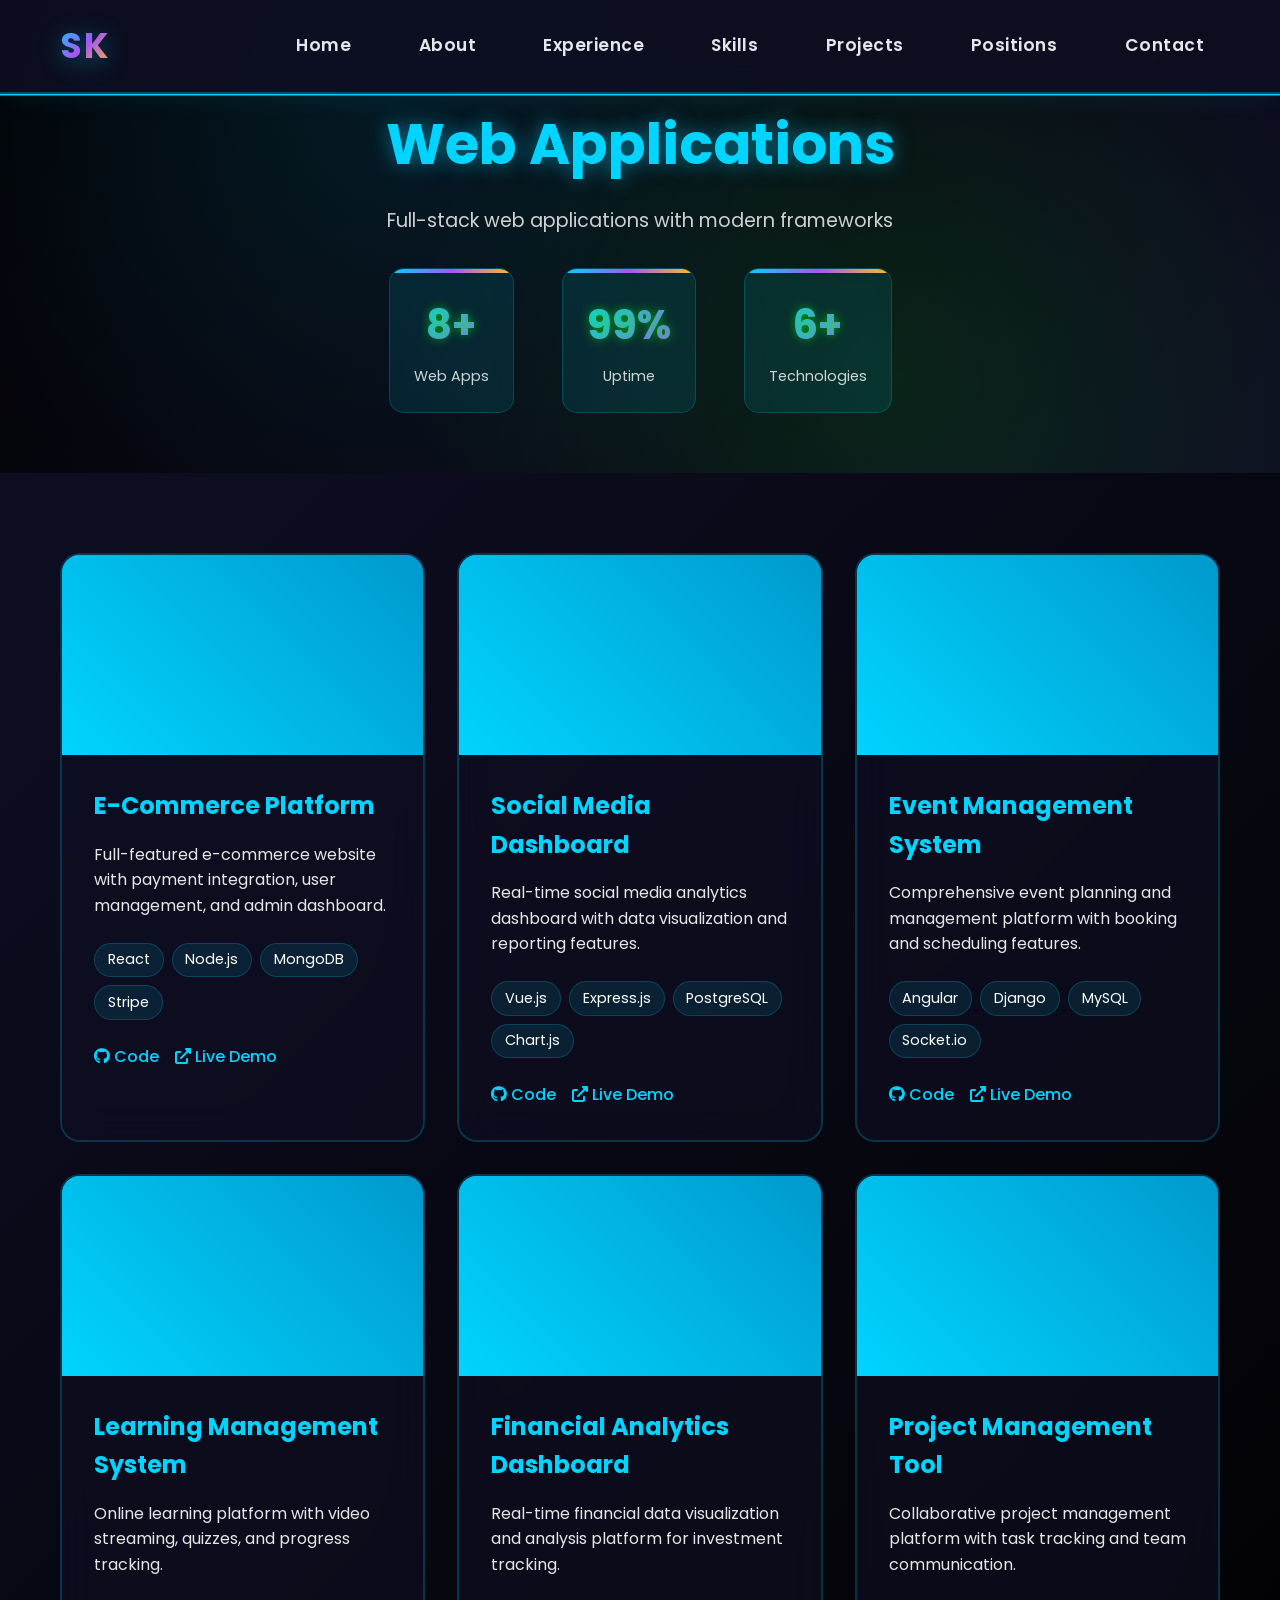
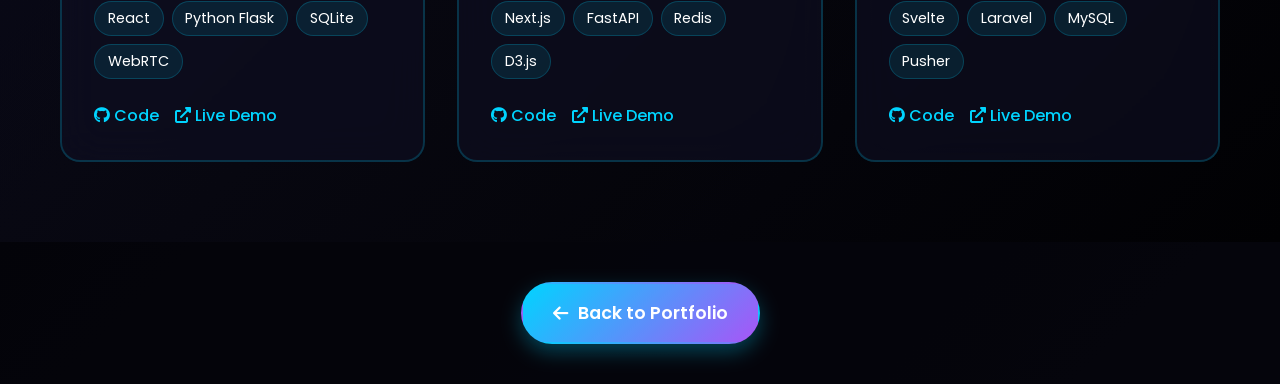
<file: projects/web-applications.html>
<!DOCTYPE html>
<html lang="en">
<head>
    <meta charset="UTF-8">
    <meta name="viewport" content="width=device-width, initial-scale=1.0">
    <title>Web Applications - Suraj Kumar</title>
    <link rel="stylesheet" href="../styles.css">
    <link href="https://cdnjs.cloudflare.com/ajax/libs/font-awesome/6.0.0/css/all.min.css" rel="stylesheet">
    <link href="https://fonts.googleapis.com/css2?family=Poppins:wght@300;400;500;600;700&display=swap" rel="stylesheet">
</head>
<body>
    <!-- Animated Stars Background -->
    <div class="stars-container" id="starsContainer"></div>
    
    <!-- Navigation -->
    <nav class="navbar">
        <div class="nav-container">
            <div class="nav-logo">
                <a href="../index.html">SK</a>
            </div>
            <ul class="nav-menu">
                <li class="nav-item">
                    <a href="../index.html#home" class="nav-link">Home</a>
                </li>
                <li class="nav-item">
                    <a href="../index.html#about" class="nav-link">About</a>
                </li>
                <li class="nav-item">
                    <a href="../index.html#experience" class="nav-link">Experience</a>
                </li>
                <li class="nav-item">
                    <a href="../index.html#skills" class="nav-link">Skills</a>
                </li>
                <li class="nav-item">
                    <a href="../index.html#projects" class="nav-link">Projects</a>
                </li>
                <li class="nav-item">
                    <a href="../index.html#responsibilities" class="nav-link">Positions</a>
                </li>
                <li class="nav-item">
                    <a href="../index.html#contact" class="nav-link">Contact</a>
                </li>
            </ul>
            <div class="hamburger">
                <span class="bar"></span>
                <span class="bar"></span>
                <span class="bar"></span>
            </div>
        </div>
    </nav>

    <!-- Project Header -->
    <section class="project-header">
        <div class="container">
            <div class="project-header-content">
                <h1 class="project-title">Web Applications</h1>
                <p class="project-subtitle">Full-stack web applications with modern frameworks</p>
                <div class="project-stats">
                    <div class="stat">
                        <h3>8+</h3>
                        <p>Web Apps</p>
                    </div>
                    <div class="stat">
                        <h3>99%</h3>
                        <p>Uptime</p>
                    </div>
                    <div class="stat">
                        <h3>6+</h3>
                        <p>Technologies</p>
                    </div>
                </div>
            </div>
        </div>
    </section>

    <!-- Projects Grid -->
    <section class="projects-detail">
        <div class="container">
            <div class="projects-grid">
                <div class="project-card">
                    <div class="project-image">
                        <i class="fas fa-shopping-cart"></i>
                    </div>
                    <div class="project-content">
                        <h3>E-Commerce Platform</h3>
                        <p>Full-featured e-commerce website with payment integration, user management, and admin dashboard.</p>
                        <div class="project-tech">
                            <span>React</span>
                            <span>Node.js</span>
                            <span>MongoDB</span>
                            <span>Stripe</span>
                        </div>
                        <div class="project-links">
                            <a href="#" class="project-link"><i class="fab fa-github"></i> Code</a>
                            <a href="#" class="project-link"><i class="fas fa-external-link-alt"></i> Live Demo</a>
                        </div>
                    </div>
                </div>

                <div class="project-card">
                    <div class="project-image">
                        <i class="fas fa-users"></i>
                    </div>
                    <div class="project-content">
                        <h3>Social Media Dashboard</h3>
                        <p>Real-time social media analytics dashboard with data visualization and reporting features.</p>
                        <div class="project-tech">
                            <span>Vue.js</span>
                            <span>Express.js</span>
                            <span>PostgreSQL</span>
                            <span>Chart.js</span>
                        </div>
                        <div class="project-links">
                            <a href="#" class="project-link"><i class="fab fa-github"></i> Code</a>
                            <a href="#" class="project-link"><i class="fas fa-external-link-alt"></i> Live Demo</a>
                        </div>
                    </div>
                </div>

                <div class="project-card">
                    <div class="project-image">
                        <i class="fas fa-calendar"></i>
                    </div>
                    <div class="project-content">
                        <h3>Event Management System</h3>
                        <p>Comprehensive event planning and management platform with booking and scheduling features.</p>
                        <div class="project-tech">
                            <span>Angular</span>
                            <span>Django</span>
                            <span>MySQL</span>
                            <span>Socket.io</span>
                        </div>
                        <div class="project-links">
                            <a href="#" class="project-link"><i class="fab fa-github"></i> Code</a>
                            <a href="#" class="project-link"><i class="fas fa-external-link-alt"></i> Live Demo</a>
                        </div>
                    </div>
                </div>

                <div class="project-card">
                    <div class="project-image">
                        <i class="fas fa-graduation-cap"></i>
                    </div>
                    <div class="project-content">
                        <h3>Learning Management System</h3>
                        <p>Online learning platform with video streaming, quizzes, and progress tracking.</p>
                        <div class="project-tech">
                            <span>React</span>
                            <span>Python Flask</span>
                            <span>SQLite</span>
                            <span>WebRTC</span>
                        </div>
                        <div class="project-links">
                            <a href="#" class="project-link"><i class="fab fa-github"></i> Code</a>
                            <a href="#" class="project-link"><i class="fas fa-external-link-alt"></i> Live Demo</a>
                        </div>
                    </div>
                </div>

                <div class="project-card">
                    <div class="project-image">
                        <i class="fas fa-chart-line"></i>
                    </div>
                    <div class="project-content">
                        <h3>Financial Analytics Dashboard</h3>
                        <p>Real-time financial data visualization and analysis platform for investment tracking.</p>
                        <div class="project-tech">
                            <span>Next.js</span>
                            <span>FastAPI</span>
                            <span>Redis</span>
                            <span>D3.js</span>
                        </div>
                        <div class="project-links">
                            <a href="#" class="project-link"><i class="fab fa-github"></i> Code</a>
                            <a href="#" class="project-link"><i class="fas fa-external-link-alt"></i> Live Demo</a>
                        </div>
                    </div>
                </div>

                <div class="project-card">
                    <div class="project-image">
                        <i class="fas fa-tasks"></i>
                    </div>
                    <div class="project-content">
                        <h3>Project Management Tool</h3>
                        <p>Collaborative project management platform with task tracking and team communication.</p>
                        <div class="project-tech">
                            <span>Svelte</span>
                            <span>Laravel</span>
                            <span>MySQL</span>
                            <span>Pusher</span>
                        </div>
                        <div class="project-links">
                            <a href="#" class="project-link"><i class="fab fa-github"></i> Code</a>
                            <a href="#" class="project-link"><i class="fas fa-external-link-alt"></i> Live Demo</a>
                        </div>
                    </div>
                </div>
            </div>
        </div>
    </section>

    <!-- Back to Portfolio -->
    <section class="back-to-portfolio">
        <div class="container">
            <a href="../index.html#projects" class="btn btn-primary">
                <i class="fas fa-arrow-left"></i> Back to Portfolio
            </a>
        </div>
    </section>

    <script src="../script.js"></script>
</body>
</html>
</file>
<file: styles.css>
/* Reset and Base Styles */
* {
    margin: 0;
    padding: 0;
    box-sizing: border-box;
}

html {
    scroll-behavior: smooth;
    scroll-padding-top: 80px; /* Account for fixed navbar */
}

body {
    font-family: 'Poppins', sans-serif;
    line-height: 1.6;
    color: #ffffff;
    background: linear-gradient(135deg, #0a0a1f 0%, #1a1a3e 25%, #0f1b35 50%, #1a1a3e 75%, #0a0a1f 100%);
    background-size: 400% 400%;
    animation: gradientFlow 15s ease infinite;
    min-height: 100vh;
    position: relative;
    overflow-x: hidden;
}

@keyframes gradientFlow {
    0% {
        background-position: 0% 50%;
    }
    50% {
        background-position: 100% 50%;
    }
    100% {
        background-position: 0% 50%;
    }
}

/* Animated Stars Background */
.stars-container {
    position: fixed;
    top: 0;
    left: 0;
    width: 100%;
    height: 100%;
    pointer-events: none;
    z-index: -1;
    overflow: hidden;
}

.star {
    position: absolute;
    background: #ffffff;
    border-radius: 50%;
    animation: twinkle var(--duration) ease-in-out infinite;
    opacity: 0;
}

.star::before {
    content: '';
    position: absolute;
    top: 50%;
    left: 50%;
    width: 100%;
    height: 100%;
    background: inherit;
    border-radius: inherit;
    transform: translate(-50%, -50%);
    filter: blur(1px);
}

@keyframes twinkle {
    0%, 100% {
        opacity: 0;
        transform: scale(0.5);
    }
    50% {
        opacity: 1;
        transform: scale(1);
    }
}

/* Different star sizes and colors */
.star.small {
    width: 2px;
    height: 2px;
    background: #ffffff;
}

.star.medium {
    width: 3px;
    height: 3px;
    background: #00d4ff;
}

.star.large {
    width: 4px;
    height: 4px;
    background: #ffd700;
}

.star.blue {
    background: #00d4ff;
}

.star.gold {
    background: #ffd700;
}

.star.white {
    background: #ffffff;
}

/* Shooting stars */
.shooting-star {
    position: absolute;
    width: 2px;
    height: 2px;
    background: linear-gradient(90deg, #ffffff, transparent);
    border-radius: 50%;
    animation: shoot var(--duration) linear infinite;
    opacity: 0;
}

.shooting-star::before {
    content: '';
    position: absolute;
    top: 0;
    left: 0;
    width: 100px;
    height: 1px;
    background: linear-gradient(90deg, #ffffff, transparent);
    transform: translateX(-100px);
}

@keyframes shoot {
    0% {
        opacity: 0;
        transform: translateX(-100px) translateY(0);
    }
    10% {
        opacity: 1;
    }
    90% {
        opacity: 1;
    }
    100% {
        opacity: 0;
        transform: translateX(calc(100vw + 100px)) translateY(100px);
    }
}

.container {
    max-width: 1200px;
    margin: 0 auto;
    padding: 0 20px;
}

/* Navigation */
.navbar {
    position: fixed;
    top: 0;
    width: 100%;
    background: rgba(15, 15, 35, 0.75);
    box-shadow: 0 8px 32px 0 rgba(0, 212, 255, 0.12), 
                0 2px 0 0 rgba(0, 212, 255, 0.5);
    border-bottom: 2px solid rgba(0, 212, 255, 0.3);
    backdrop-filter: blur(20px);
    -webkit-backdrop-filter: blur(20px);
    z-index: 1000;
    padding: 1.1rem 0;
    transition: all 0.3s cubic-bezier(0.4, 0, 0.2, 1);
}

.nav-container {
    max-width: 1200px;
    margin: 0 auto;
    padding: 0 20px;
    display: flex;
    justify-content: space-between;
    align-items: center;
}

.nav-logo a {
    font-size: 2.2rem;
    font-weight: 700;
    letter-spacing: 2px;
    background: linear-gradient(135deg, #00d4ff 0%, #a855f7 50%, #fbbf24 100%);
    -webkit-background-clip: text;
    -webkit-text-fill-color: transparent;
    background-clip: text;
    text-decoration: none;
    transition: all 0.3s ease;
    filter: drop-shadow(0 4px 12px rgba(0, 212, 255, 0.4));
}

.nav-logo a:hover {
    filter: drop-shadow(0 6px 20px rgba(168, 85, 247, 0.6));
    transform: scale(1.05);
}

.nav-menu {
    display: flex;
    list-style: none;
    gap: 2.2rem;
    align-items: center;
}

.nav-link {
    color: #e5e7eb;
    text-decoration: none;
    font-weight: 600;
    font-size: 1.08rem;
    letter-spacing: 0.5px;
    padding: 0.5rem 1rem;
    border-radius: 10px;
    position: relative;
    transition: all 0.3s cubic-bezier(0.4, 0, 0.2, 1);
}

.nav-link:hover, .nav-link.active {
    color: #ffffff;
    background: rgba(0, 212, 255, 0.12);
    box-shadow: 0 4px 16px 0 rgba(0, 212, 255, 0.25);
    transform: translateY(-2px);
}

.nav-link::after {
    content: '';
    position: absolute;
    left: 50%;
    bottom: 0;
    width: 0;
    height: 3px;
    background: linear-gradient(90deg, #00d4ff, #a855f7);
    border-radius: 3px;
    transition: all 0.3s cubic-bezier(0.4, 0, 0.2, 1);
    transform: translateX(-50%);
}

.nav-link:hover::after, .nav-link.active::after {
    width: 80%;
}

.hamburger {
    display: none;
    flex-direction: column;
    cursor: pointer;
    z-index: 1100;
}

.hamburger .bar {
    height: 3.5px;
    width: 28px;
    background: linear-gradient(90deg, #00d4ff, #0099cc);
    margin: 4px 0;
    border-radius: 2px;
    transition: all 0.3s;
}

/* Hero Section */
.hero {
    min-height: 100vh;
    display: flex;
    align-items: center;
    padding: 120px 0 80px;
    background: linear-gradient(135deg, #0f0f23 0%, #1a1a2e 50%, #16213e 100%);
    position: relative;
    overflow: hidden;
}

.hero::before {
    content: '';
    position: absolute;
    top: 0;
    left: 0;
    right: 0;
    bottom: 0;
    background: url('data:image/svg+xml,<svg xmlns="http://www.w3.org/2000/svg" viewBox="0 0 100 100"><defs><pattern id="grain" width="100" height="100" patternUnits="userSpaceOnUse"><circle cx="50" cy="50" r="1" fill="white" opacity="0.1"/></pattern></defs><rect width="100" height="100" fill="url(%23grain)"/></svg>');
    opacity: 0.3;
}

.hero-container {
    max-width: 1200px;
    margin: 0 auto;
    padding: 0 20px;
    display: grid;
    grid-template-columns: 1fr 1fr;
    gap: 4rem;
    align-items: center;
    position: relative;
    z-index: 1;
}

.hero-content {
    color: white;
}

.welcome-text {
    font-size: 1.4rem;
    font-weight: 700;
    margin-bottom: 1.5rem;
    letter-spacing: 3px;
    animation: colorChange 4s infinite;
    background: linear-gradient(45deg, #00d4ff, #ff6b6b, #4ecdc4, #45b7d1, #96ceb4, #feca57, #ff9ff3, #54a0ff);
    background-size: 400% 400%;
    -webkit-background-clip: text;
    -webkit-text-fill-color: transparent;
    background-clip: text;
    animation: colorChange 4s ease-in-out infinite, gradientShift 6s ease-in-out infinite;
    text-transform: uppercase;
    text-shadow: 0 0 20px rgba(0, 212, 255, 0.3);
}

@keyframes colorChange {
    0% { filter: hue-rotate(0deg); }
    25% { filter: hue-rotate(90deg); }
    50% { filter: hue-rotate(180deg); }
    75% { filter: hue-rotate(270deg); }
    100% { filter: hue-rotate(360deg); }
}

@keyframes gradientShift {
    0% { background-position: 0% 50%; }
    50% { background-position: 100% 50%; }
    100% { background-position: 0% 50%; }
}

.social-links {
    display: flex;
    gap: 1rem;
    margin-top: 2rem;
}

.social-link {
    width: 40px;
    height: 40px;
    border-radius: 50%;
    background: rgba(255, 255, 255, 0.1);
    border: 1px solid rgba(255, 255, 255, 0.2);
    display: flex;
    align-items: center;
    justify-content: center;
    color: white;
    text-decoration: none;
    transition: all 0.3s ease;
}

.social-link:hover {
    background: rgba(0, 212, 255, 0.2);
    border-color: #00d4ff;
    transform: translateY(-2px);
}

.hero-title {
    font-size: 3.5rem;
    font-weight: 700;
    margin-bottom: 1rem;
    line-height: 1.2;
}

.highlight {
    background: linear-gradient(135deg, #00d4ff 0%, #a855f7 50%, #fbbf24 100%);
    background-size: 200% 200%;
    -webkit-background-clip: text;
    -webkit-text-fill-color: transparent;
    background-clip: text;
    animation: gradientShift 4s ease infinite;
}

@keyframes gradientShift {
    0% { background-position: 0% 50%; }
    50% { background-position: 100% 50%; }
    100% { background-position: 0% 50%; }
}

.hero-subtitle {
    font-size: 1.5rem;
    font-weight: 400;
    margin-bottom: 1.5rem;
    opacity: 0.9;
}

.hero-description {
    font-size: 1.1rem;
    margin-bottom: 2rem;
    opacity: 0.8;
    line-height: 1.8;
}

.hero-buttons {
    display: flex;
    gap: 1rem;
    flex-wrap: wrap;
}

.btn {
    padding: 14px 32px;
    border: none;
    border-radius: 50px;
    font-size: 1rem;
    font-weight: 600;
    text-decoration: none;
    cursor: pointer;
    transition: all 0.3s cubic-bezier(0.4, 0, 0.2, 1);
    display: inline-block;
    text-align: center;
    position: relative;
    overflow: hidden;
}

.btn-primary {
    background: linear-gradient(135deg, #00d4ff 0%, #a855f7 100%);
    color: #ffffff;
    box-shadow: 0 8px 20px rgba(0, 212, 255, 0.3);
    border: 2px solid transparent;
}

.btn-primary:hover {
    transform: translateY(-3px);
    box-shadow: 0 12px 32px rgba(168, 85, 247, 0.4);
    background: linear-gradient(135deg, #33ddff 0%, #c084fc 100%);
}

.btn-primary::before {
    content: '';
    position: absolute;
    top: 50%;
    left: 50%;
    width: 0;
    height: 0;
    border-radius: 50%;
    background: rgba(255, 255, 255, 0.3);
    transform: translate(-50%, -50%);
    transition: width 0.6s ease, height 0.6s ease;
}

.btn-primary:hover::before {
    width: 300px;
    height: 300px;
}

.btn-secondary {
    background: rgba(0, 212, 255, 0.1);
    color: #00d4ff;
    border: 2px solid #00d4ff;
    backdrop-filter: blur(10px);
}

.btn-secondary:hover {
    background: linear-gradient(135deg, #00d4ff 0%, #a855f7 100%);
    color: #ffffff;
    border-color: transparent;
    transform: translateY(-3px);
    box-shadow: 0 12px 32px rgba(0, 212, 255, 0.4);
}

.hero-image {
    display: flex;
    justify-content: center;
    align-items: center;
}

.profile-card {
    width: 400px;
    height: 500px;
    background: linear-gradient(45deg, #00d4ff, #0099cc);
    border-radius: 20px;
    display: flex;
    align-items: center;
    justify-content: center;
    backdrop-filter: blur(10px);
    border: 3px solid rgba(255, 255, 255, 0.3);
    animation: float 6s ease-in-out infinite;
    box-shadow: 0 0 40px rgba(0, 212, 255, 0.4);
    position: relative;
    overflow: visible;
}

.profile-card::before {
    content: '';
    position: absolute;
    top: -10px;
    left: -10px;
    width: 50px;
    height: 50px;
    background: rgba(255, 255, 255, 0.2);
    border-radius: 50%;
    z-index: 2;
    border: 2px solid rgba(0, 212, 255, 0.5);
}

.profile-card::after {
    content: '';
    position: absolute;
    bottom: -10px;
    right: -10px;
    width: 60px;
    height: 60px;
    background: rgba(255, 255, 255, 0.1);
    border-radius: 50%;
    z-index: 2;
    border: 2px solid rgba(0, 212, 255, 0.3);
}

.profile-card .tech-element-1 {
    position: absolute;
    top: 30px;
    right: 30px;
    width: 30px;
    height: 30px;
    background: rgba(255, 255, 255, 0.15);
    border-radius: 5px;
    z-index: 2;
    border: 1px solid rgba(0, 212, 255, 0.4);
}

.profile-card .tech-element-2 {
    position: absolute;
    bottom: 30px;
    left: 30px;
    width: 40px;
    height: 20px;
    background: rgba(255, 255, 255, 0.1);
    border-radius: 10px;
    z-index: 2;
    border: 1px solid rgba(0, 212, 255, 0.3);
}

.profile-card .tech-element-3 {
    position: absolute;
    top: 50%;
    left: -15px;
    width: 30px;
    height: 30px;
    background: rgba(255, 255, 255, 0.2);
    border-radius: 50%;
    z-index: 2;
    border: 2px solid rgba(0, 212, 255, 0.5);
    transform: translateY(-50%);
}

/* Profile Image Styling */
.profile-image {
    width: 350px;
    height: 450px;
    position: relative;
    border-radius: 20px;
    overflow: hidden;
    box-shadow: 
        0 15px 40px rgba(0, 0, 0, 0.3),
        0 0 0 1px rgba(0, 212, 255, 0.2),
        0 0 20px rgba(0, 212, 255, 0.1),
        0 0 40px rgba(0, 212, 255, 0.05);
    transition: transform 0.3s ease, box-shadow 0.3s ease;
    background: linear-gradient(135deg, rgba(0, 212, 255, 0.1), rgba(0, 255, 0, 0.1));
}

.profile-image:hover {
    transform: scale(1.05);
    box-shadow: 
        0 20px 50px rgba(0, 0, 0, 0.4),
        0 0 0 1px rgba(0, 212, 255, 0.3),
        0 0 30px rgba(0, 212, 255, 0.2),
        0 0 60px rgba(0, 212, 255, 0.1);
}

.profile-image img {
    width: 100%;
    height: 100%;
    object-fit: cover;
    object-position: center;
    border-radius: 20px;
    filter: drop-shadow(0 5px 15px rgba(0, 0, 0, 0.2));
}

/* Enhanced profile card for AI theme */
.profile-card {
    position: relative;
    overflow: hidden;
    border-radius: 20px;
    background: rgba(0, 212, 255, 0.05);
    padding: 10px;
    backdrop-filter: blur(10px);
    border: 1px solid rgba(0, 212, 255, 0.2);
    box-shadow: 
        0 10px 30px rgba(0, 0, 0, 0.2),
        0 0 0 1px rgba(0, 212, 255, 0.1),
        0 0 15px rgba(0, 212, 255, 0.05);
}

.profile-card::before {
    content: '';
    position: absolute;
    top: -50%;
    left: -50%;
    width: 200%;
    height: 200%;
    background: conic-gradient(from 0deg, transparent, rgba(0, 212, 255, 0.1), transparent);
    animation: rotate 10s linear infinite;
    z-index: -1;
}

.profile-card::after {
    content: '';
    position: absolute;
    top: 0;
    left: 0;
    right: 0;
    bottom: 0;
    border-radius: 20px;
    background: linear-gradient(45deg, 
        rgba(0, 212, 255, 0.05) 0%, 
        transparent 50%, 
        rgba(0, 255, 0, 0.05) 100%);
    pointer-events: none;
    z-index: -1;
}

/* Remove any conflicting background styles */
.hero-image {
    flex: 1;
    display: flex;
    justify-content: center;
    align-items: center;
    position: relative;
}

/* AI scan overlay adjustments */
.ai-scan-overlay {
    position: absolute;
    top: 0;
    left: 0;
    width: 100%;
    height: 100%;
    pointer-events: none;
    z-index: 10;
    border-radius: 20px;
    overflow: hidden;
}

.scan-line {
    position: absolute;
    top: 0;
    left: 0;
    width: 100%;
    height: 2px;
    background: linear-gradient(90deg, transparent, #00ff00, transparent);
    animation: scan 2s linear infinite;
    border-radius: 1px;
}

.scan-data {
    position: absolute;
    bottom: 15px;
    left: 15px;
    display: flex;
    flex-direction: column;
    gap: 0.2rem;
    background: rgba(0, 0, 0, 0.7);
    padding: 8px 12px;
    border-radius: 8px;
    backdrop-filter: blur(5px);
}

.scan-data span {
    font-size: 0.6rem;
    color: #00ff00;
    font-weight: 600;
    letter-spacing: 0.5px;
    text-shadow: 0 0 5px #00ff00;
}

@keyframes float {
    0%, 100% { transform: translateY(0px); }
    50% { transform: translateY(-20px); }
}

/* Section Styles */
section {
    padding: 80px 0;
}

.section-title {
    text-align: center;
    font-size: 2.8rem;
    font-weight: 700;
    margin-bottom: 3rem;
    color: white;
    position: relative;
    padding-bottom: 1rem;
}

.section-title::after {
    content: '';
    position: absolute;
    bottom: 0;
    left: 50%;
    transform: translateX(-50%);
    width: 100px;
    height: 5px;
    background: linear-gradient(90deg, #00d4ff 0%, #a855f7 50%, #fbbf24 100%);
    border-radius: 3px;
    box-shadow: 0 4px 12px rgba(0, 212, 255, 0.4);
}

/* About Section */
.about {
    background: linear-gradient(135deg, #1a1a2e 0%, #16213e 100%);
    color: white;
}

.about-content {
    max-width: 800px;
    margin: 0 auto;
    text-align: center;
}

.about-text p {
    font-size: 1.1rem;
    margin-bottom: 2rem;
    line-height: 1.8;
    opacity: 0.9;
}

.about-stats {
    display: grid;
    grid-template-columns: repeat(auto-fit, minmax(200px, 1fr));
    gap: 2rem;
    margin-top: 3rem;
}

.stat {
    background: rgba(15, 15, 35, 0.7);
    padding: 2.5rem;
    border-radius: 20px;
    backdrop-filter: blur(20px);
    -webkit-backdrop-filter: blur(20px);
    border: 2px solid rgba(0, 212, 255, 0.2);
    transition: all 0.4s cubic-bezier(0.4, 0, 0.2, 1);
    position: relative;
    overflow: hidden;
}

.stat::before {
    content: '';
    position: absolute;
    top: 0;
    left: 0;
    width: 100%;
    height: 4px;
    background: linear-gradient(90deg, #00d4ff 0%, #a855f7 50%, #fbbf24 100%);
}

.stat:hover {
    transform: translateY(-8px) scale(1.05);
    box-shadow: 0 16px 40px rgba(0, 212, 255, 0.25);
    border-color: rgba(168, 85, 247, 0.4);
}

.stat h3 {
    font-size: 3rem;
    font-weight: 700;
    background: linear-gradient(135deg, #00d4ff 0%, #a855f7 100%);
    -webkit-background-clip: text;
    -webkit-text-fill-color: transparent;
    background-clip: text;
    margin-bottom: 0.5rem;
    text-shadow: none;
}

.stat p {
    font-size: 1rem;
    opacity: 0.8;
}

/* Skills Section */
.skills {
    background: linear-gradient(135deg, #16213e 0%, #1a1a2e 100%);
    color: white;
}

/* Enhanced Skills Grid Layout */
.skills-grid {
    display: grid;
    grid-template-columns: repeat(auto-fit, minmax(350px, 1fr));
    gap: 2rem;
    margin-top: 3rem;
}

.skill-category {
    background: rgba(0, 0, 0, 0.3);
    border: 1px solid rgba(0, 212, 255, 0.2);
    border-radius: 15px;
    padding: 2rem;
    backdrop-filter: blur(10px);
    transition: all 0.3s ease;
    position: relative;
    overflow: hidden;
    min-height: 400px;
    display: flex;
    flex-direction: column;
}

.skill-category::before {
    content: '';
    position: absolute;
    top: 0;
    left: 0;
    right: 0;
    height: 3px;
    background: linear-gradient(90deg, #00d4ff, #00ff00, #00d4ff);
    background-size: 200% 100%;
    animation: gradientShift 3s ease infinite;
}

.skill-category:hover {
    transform: translateY(-5px);
    box-shadow: 0 15px 35px rgba(0, 0, 0, 0.3);
    border-color: rgba(0, 212, 255, 0.4);
}

.skill-category h3 {
    color: #00d4ff;
    font-size: 1.4rem;
    margin-bottom: 1.5rem;
    text-align: center;
    font-weight: 600;
    text-shadow: 0 0 10px rgba(0, 212, 255, 0.3);
}

.skill-items {
    display: grid;
    grid-template-columns: repeat(auto-fit, minmax(140px, 1fr));
    gap: 1rem;
    flex: 1;
    align-content: start;
}

.skill-item {
    display: flex;
    align-items: center;
    gap: 0.8rem;
    padding: 0.8rem;
    background: rgba(0, 212, 255, 0.05);
    border: 1px solid rgba(0, 212, 255, 0.1);
    border-radius: 10px;
    transition: all 0.3s ease;
    cursor: pointer;
    min-height: 50px;
}

.skill-item:hover {
    background: rgba(0, 212, 255, 0.1);
    border-color: rgba(0, 212, 255, 0.3);
    transform: translateX(5px);
    box-shadow: 0 5px 15px rgba(0, 212, 255, 0.2);
}

/* Skill Icon Styling */
.skill-icon {
    width: 24px;
    height: 24px;
    object-fit: contain;
    transition: all 0.3s ease;
    filter: brightness(0) saturate(100%) invert(100%) sepia(0%) saturate(0%) hue-rotate(0deg) brightness(100%) contrast(100%);
}

.skill-item:hover .skill-icon {
    filter: brightness(0) saturate(100%) invert(100%) sepia(0%) saturate(0%) hue-rotate(0deg) brightness(100%) contrast(100%) drop-shadow(0 0 10px rgba(0, 255, 0, 0.5));
    transform: scale(1.1);
}

/* Fallback for FontAwesome icons */
.skill-item i {
    font-size: 1.2rem;
    color: #00d4ff;
    transition: all 0.3s ease;
}

.skill-item:hover i {
    color: #00ff00;
    transform: scale(1.1);
}

.skill-item span {
    color: #ffffff;
    font-size: 0.9rem;
    font-weight: 500;
    transition: color 0.3s ease;
}

.skill-item:hover span {
    color: #00ff00;
}

/* Projects Section */
.projects {
    background: linear-gradient(135deg, #1a1a2e 0%, #16213e 100%);
    color: white;
}

.projects-grid {
    display: grid;
    grid-template-columns: repeat(auto-fit, minmax(350px, 1fr));
    gap: 2rem;
}

.project-card {
    background: rgba(15, 15, 35, 0.6);
    border-radius: 20px;
    overflow: hidden;
    backdrop-filter: blur(20px);
    -webkit-backdrop-filter: blur(20px);
    border: 2px solid rgba(0, 212, 255, 0.2);
    transition: all 0.4s cubic-bezier(0.4, 0, 0.2, 1);
    position: relative;
}

.project-card::before {
    content: '';
    position: absolute;
    inset: 0;
    border-radius: 20px;
    padding: 2px;
    background: linear-gradient(135deg, #00d4ff, #a855f7, #fbbf24);
    -webkit-mask: linear-gradient(#fff 0 0) content-box, linear-gradient(#fff 0 0);
    -webkit-mask-composite: xor;
    mask: linear-gradient(#fff 0 0) content-box, linear-gradient(#fff 0 0);
    mask-composite: exclude;
    opacity: 0;
    transition: opacity 0.4s ease;
}

.project-card:hover {
    transform: translateY(-12px) scale(1.02);
    box-shadow: 0 20px 50px rgba(0, 212, 255, 0.3),
                0 0 30px rgba(168, 85, 247, 0.2);
    border-color: rgba(168, 85, 247, 0.5);
}

.project-card:hover::before {
    opacity: 1;
}

.project-image {
    height: 200px;
    background: linear-gradient(45deg, #00d4ff, #0099cc);
    display: flex;
    align-items: center;
    justify-content: center;
    font-size: 3rem;
    color: #ffffff;
    overflow: hidden;
    border-radius: 10px 10px 0 0;
    position: relative;
}

.project-image::before {
    content: '';
    position: absolute;
    top: 0;
    left: 0;
    right: 0;
    bottom: 0;
    background: linear-gradient(45deg, #00d4ff, #0099cc);
    z-index: 1;
}

.project-image img {
    position: relative;
    z-index: 2;
    width: 100%;
    height: 100%;
    object-fit: cover;
    transition: transform 0.3s ease;
    display: block;
    max-width: 100%;
    max-height: 100%;
}

.project-image img {
    width: 100%;
    height: 100%;
    object-fit: cover;
    transition: transform 0.3s ease;
    display: block;
    max-width: 100%;
    max-height: 100%;
}

.project-card:hover .project-image img {
    transform: scale(1.05);
}

.project-content {
    padding: 2rem;
}

.project-content h3 {
    font-size: 1.5rem;
    margin-bottom: 1rem;
    color: #00d4ff;
}

.project-content p {
    margin-bottom: 1.5rem;
    opacity: 0.9;
    line-height: 1.6;
}

.project-tech {
    display: flex;
    flex-wrap: wrap;
    gap: 0.5rem;
    margin-bottom: 1.5rem;
}

.project-tech span {
    background: rgba(0, 212, 255, 0.1);
    padding: 0.3rem 0.8rem;
    border-radius: 20px;
    font-size: 0.9rem;
    border: 1px solid rgba(0, 212, 255, 0.2);
}

.project-links {
    display: flex;
    gap: 1rem;
}

.project-link {
    color: #00d4ff;
    text-decoration: none;
    font-weight: 500;
    transition: color 0.3s ease;
}

.project-link:hover {
    color: #0099cc;
}

/* Positions of Responsibility Section */
.responsibilities {
    background: linear-gradient(135deg, #1a1a2e 0%, #16213e 100%);
    color: white;
}

.responsibilities-grid {
    display: grid;
    grid-template-columns: repeat(auto-fit, minmax(350px, 1fr));
    gap: 2rem;
}

.responsibility-card {
    background: rgba(0, 212, 255, 0.1);
    border-radius: 15px;
    padding: 2rem;
    backdrop-filter: blur(10px);
    border: 1px solid rgba(0, 212, 255, 0.2);
    transition: transform 0.3s ease;
    display: flex;
    gap: 1.5rem;
    align-items: flex-start;
}

.responsibility-card:hover {
    transform: translateY(-5px);
}

.responsibility-icon {
    background: linear-gradient(45deg, #00d4ff, #0099cc);
    width: 60px;
    height: 60px;
    border-radius: 50%;
    display: flex;
    align-items: center;
    justify-content: center;
    flex-shrink: 0;
}

.responsibility-icon i {
    font-size: 1.5rem;
    color: white;
}

.responsibility-content h3 {
    font-size: 1.3rem;
    margin-bottom: 0.5rem;
    color: #00d4ff;
}

.responsibility-content h4 {
    font-size: 1rem;
    margin-bottom: 0.5rem;
    color: #ffffff;
    opacity: 0.9;
}

.responsibility-content .duration {
    font-size: 0.9rem;
    color: #00d4ff;
    margin-bottom: 1rem;
    font-weight: 500;
}

.responsibility-content p {
    opacity: 0.9;
    line-height: 1.6;
}

/* Experience Section */
.experience {
    background: linear-gradient(135deg, #16213e 0%, #1a1a2e 100%);
    color: white;
}

.experience-timeline {
    max-width: 800px;
    margin: 0 auto;
    position: relative;
}

.experience-timeline::before {
    content: '';
    position: absolute;
    left: 30px;
    top: 0;
    bottom: 0;
    width: 2px;
    background: linear-gradient(45deg, #00d4ff, #0099cc);
}

.experience-item {
    display: flex;
    gap: 2rem;
    margin-bottom: 3rem;
    position: relative;
}

.experience-item::before {
    content: '';
    position: absolute;
    left: 26px;
    top: 0;
    width: 10px;
    height: 10px;
    background: #00d4ff;
    border-radius: 50%;
    border: 2px solid #ffffff;
}

.experience-date {
    min-width: 120px;
    text-align: right;
    padding-top: 0.5rem;
}

.experience-date .date {
    display: block;
    font-weight: 600;
    background: linear-gradient(135deg, #fbbf24 0%, #00d4ff 100%);
    -webkit-background-clip: text;
    -webkit-text-fill-color: transparent;
    background-clip: text;
    font-size: 1.1rem;
}

.experience-date .duration {
    display: block;
    font-size: 0.9rem;
    opacity: 0.8;
    margin-top: 0.2rem;
}

.experience-content {
    flex: 1;
    background: rgba(15, 15, 35, 0.7);
    padding: 2rem;
    border-radius: 20px;
    backdrop-filter: blur(20px);
    -webkit-backdrop-filter: blur(20px);
    border: 2px solid rgba(0, 212, 255, 0.2);
    transition: all 0.4s cubic-bezier(0.4, 0, 0.2, 1);
    position: relative;
}

.experience-content::before {
    content: '';
    position: absolute;
    top: 0;
    left: 0;
    width: 4px;
    height: 100%;
    background: linear-gradient(180deg, #00d4ff 0%, #a855f7 100%);
}

.experience-content:hover {
    transform: translateX(8px);
    box-shadow: 0 12px 32px rgba(0, 212, 255, 0.25);
    border-color: rgba(168, 85, 247, 0.4);
}

.experience-content h3 {
    font-size: 1.4rem;
    margin-bottom: 0.5rem;
    background: linear-gradient(135deg, #00d4ff 0%, #a855f7 100%);
    -webkit-background-clip: text;
    -webkit-text-fill-color: transparent;
    background-clip: text;
}

.experience-content h4 {
    font-size: 1rem;
    margin-bottom: 1rem;
    color: #ffffff;
    opacity: 0.9;
}

.experience-content p {
    opacity: 0.9;
    line-height: 1.6;
}

/* Contact Section */
.contact {
    background: linear-gradient(135deg, #16213e 0%, #1a1a2e 100%);
    color: white;
}

.contact-content {
    display: grid;
    grid-template-columns: 1fr 1fr;
    gap: 4rem;
    max-width: 1000px;
    margin: 0 auto;
}

.contact-info {
    display: flex;
    flex-direction: column;
    gap: 2rem;
}

.contact-item {
    display: flex;
    align-items: center;
    gap: 1rem;
    background: rgba(0, 212, 255, 0.1);
    padding: 1.5rem;
    border-radius: 15px;
    backdrop-filter: blur(10px);
    border: 1px solid rgba(0, 212, 255, 0.2);
    transition: transform 0.3s ease;
}

.contact-item:hover {
    transform: translateX(10px);
}

.contact-item i {
    font-size: 1.5rem;
    color: #ffd700;
    min-width: 30px;
}

.contact-item h3 {
    font-size: 1.2rem;
    margin-bottom: 0.5rem;
    color: #ffd700;
}

.contact-item p {
    opacity: 0.9;
}

.contact-form {
    background: rgba(255, 255, 255, 0.1);
    padding: 2rem;
    border-radius: 15px;
    backdrop-filter: blur(10px);
    border: 1px solid rgba(255, 255, 255, 0.2);
}

.form-group {
    margin-bottom: 1.5rem;
}

.form-group input,
.form-group textarea {
    width: 100%;
    padding: 1rem;
    border: 1px solid rgba(255, 255, 255, 0.2);
    border-radius: 8px;
    background: rgba(255, 255, 255, 0.1);
    color: white;
    font-family: inherit;
    font-size: 1rem;
    transition: border-color 0.3s ease;
}

.form-group input::placeholder,
.form-group textarea::placeholder {
    color: rgba(255, 255, 255, 0.7);
}

.form-group input:focus,
.form-group textarea:focus {
    outline: none;
    border-color: #ffd700;
}

/* Footer */
.footer {
    background: #333;
    color: white;
    padding: 2rem 0;
    text-align: center;
}

.footer-content {
    display: flex;
    flex-direction: column;
    align-items: center;
    gap: 1rem;
}

.footer-social {
    display: flex;
    gap: 1rem;
}

.footer-social a {
    color: white;
    font-size: 1.5rem;
    transition: color 0.3s ease;
}

.footer-social a:hover {
    color: #ffd700;
}

/* Responsive Design */
@media (max-width: 768px) {
    .hamburger {
        display: flex;
    }
    .nav-menu {
        position: absolute;
        top: 100%;
        left: 0;
        width: 100vw;
        background: rgba(15, 15, 35, 0.98);
        flex-direction: column;
        gap: 1.5rem;
        padding: 1.5rem 0 1rem 0;
        box-shadow: 0 8px 32px 0 #00d4ff22;
        border-bottom: 2px solid #00d4ff;
        display: none;
    }
    .nav-menu.active {
        display: flex;
    }

    .hero-container {
        grid-template-columns: 1fr;
        text-align: center;
        gap: 2rem;
    }

    .welcome-text {
        font-size: 1.2rem;
        letter-spacing: 2px;
    }

    .hero-title {
        font-size: 2.5rem;
    }

    .hero-buttons {
        justify-content: center;
    }

    .profile-card {
        width: 300px;
        height: 400px;
    }
    
    .profile-image {
        width: 250px;
        height: 330px;
    }

    .contact-content {
        grid-template-columns: 1fr;
        gap: 2rem;
    }

    .skills-grid {
        grid-template-columns: 1fr;
    }

    .projects-grid {
        grid-template-columns: 1fr;
    }

    .about-stats {
        grid-template-columns: 1fr;
    }

    .skill-items {
        grid-template-columns: 1fr;
    }
    
    .responsibilities-grid {
        grid-template-columns: 1fr;
    }
    
    .responsibility-card {
        flex-direction: column;
        text-align: center;
    }
    
    .experience-timeline::before {
        left: 20px;
    }
    
    .experience-item::before {
        left: 16px;
    }
    
    .experience-item {
        flex-direction: column;
        gap: 1rem;
    }
    
    .experience-date {
        text-align: left;
        min-width: auto;
    }
    
    .processing-percentage {
        font-size: 0.7rem;
        top: -20px;
        padding: 1px 4px;
    }
}

@media (max-width: 480px) {
    .welcome-text {
        font-size: 1rem;
        letter-spacing: 1.5px;
    }

    .hero-title {
        font-size: 2rem;
    }

    .section-title {
        font-size: 2rem;
    }

    .container {
        padding: 0 15px;
    }
    
    .processing-percentage {
        font-size: 0.6rem;
        top: -18px;
        padding: 1px 3px;
    }
}

/* Smooth scrolling and animations */
.fade-in {
    opacity: 0;
    transform: translateY(30px);
    transition: all 0.6s ease;
}

.fade-in.visible {
    opacity: 1;
    transform: translateY(0);
}

/* Loading animation */
.loading {
    display: inline-block;
    width: 20px;
    height: 20px;
    border: 3px solid rgba(255, 255, 255, 0.3);
    border-radius: 50%;
    border-top-color: #ffd700;
    animation: spin 1s ease-in-out infinite;
}

@keyframes spin {
    to { transform: rotate(360deg); }
} 

.education-block {
    margin-top: 2.5rem;
    background: rgba(0, 212, 255, 0.08);
    border-radius: 15px;
    padding: 2rem 1.5rem;
    box-shadow: 0 2px 16px 0 #00d4ff11;
    max-width: 1200px;
    margin-left: auto;
    margin-right: auto;
}
.education-block h3 {
    color: #00d4ff;
    font-size: 1.4rem;
    margin-bottom: 1.2rem;
    text-align: center;
    letter-spacing: 1px;
}
.education-list {
    list-style: none;
    padding: 0;
    margin: 0;
}
.education-list li {
    font-size: 1.08rem;
    margin-bottom: 0.8rem;
    color: #eaf6fb;
    display: flex;
    justify-content: space-between;
    align-items: center;
    border-bottom: 1px solid rgba(0,212,255,0.08);
    padding-bottom: 0.5rem;
}
.education-list li:last-child {
    border-bottom: none;
}
.edu-year {
    color: #00d4ff;
    font-weight: 600;
    font-size: 1.2rem;
    margin-left: 0;
} 

.education-cards {
    display: flex;
    flex-direction: row;
    justify-content: center;
    gap: 1rem;
    margin-top: 1.5rem;
    flex-wrap: nowrap;
    width: 100%;
}
.education-card {
    background: rgba(0, 212, 255, 0.13);
    border-radius: 12px;
    padding: 1rem 0.8rem;
    box-shadow: 0 2px 12px 0 #00d4ff18;
    display: flex;
    flex-direction: column;
    align-items: center;
    border-left: 4px solid #00d4ff;
    transition: box-shadow 0.3s, transform 0.3s;
    flex: 0 1 auto;
    min-width: 220px;
    max-width: 260px;
    text-align: center;
    min-height: 160px;
    position: relative;
    overflow: hidden;
    word-wrap: break-word;
    word-break: break-word;
}
.education-card:hover {
    box-shadow: 0 6px 24px 0 #00d4ff33;
    transform: translateY(-3px) scale(1.02);
}
.edu-degree {
    font-size: 1rem;
    font-weight: 600;
    color: #00d4ff;
    margin-bottom: 0.4rem;
    line-height: 1.2;
    max-width: 100%;
    overflow-wrap: break-word;
    word-break: break-word;
}
.edu-meta {
    display: flex;
    flex-direction: column;
    align-items: center;
    width: 100%;
    font-size: 0.8rem;
    color: #eaf6fb;
    gap: 0.2rem;
    word-wrap: break-word;
    word-break: break-word;
}
.edu-inst {
    font-weight: 500;
    opacity: 0.92;
    line-height: 1.2;
    max-width: 100%;
    overflow-wrap: break-word;
    word-break: break-word;
    font-size: 0.75rem;
}
.edu-year {
    color: #00d4ff;
    font-weight: 600;
    font-size: 0.9rem;
    margin-left: 0;
} 

/* AI Agent Effects */
.ai-status-bar {
    display: flex;
    justify-content: space-between;
    align-items: center;
    background: rgba(0, 212, 255, 0.1);
    border: 1px solid rgba(0, 212, 255, 0.3);
    border-radius: 8px;
    padding: 0.8rem 1.2rem;
    margin-bottom: 1.5rem;
    backdrop-filter: blur(10px);
}

.ai-indicator {
    display: flex;
    align-items: center;
    gap: 0.5rem;
}

.ai-dot {
    width: 8px;
    height: 8px;
    background: #00ff00;
    border-radius: 50%;
    animation: pulse 2s infinite;
}

.ai-text {
    font-size: 0.8rem;
    font-weight: 600;
    color: #00ff00;
    letter-spacing: 1px;
}

.system-status {
    display: flex;
    gap: 1rem;
}

.status-item {
    font-size: 0.7rem;
    color: #00d4ff;
    font-weight: 500;
    letter-spacing: 0.5px;
}

.dynamic-name {
    position: relative;
    display: inline-block;
    animation: glitch 3s infinite;
}

.dynamic-name::before,
.dynamic-name::after {
    content: attr(data-text);
    position: absolute;
    top: 0;
    left: 0;
    width: 100%;
    height: 100%;
}

.dynamic-name::before {
    animation: glitch-1 2s infinite;
    color: #ff0000;
    z-index: -1;
}

.dynamic-name::after {
    animation: glitch-2 2s infinite;
    color: #00ffff;
    z-index: -2;
}

.ai-processing-indicator {
    margin: 1rem 0;
    background: rgba(0, 0, 0, 0.3);
    border-radius: 8px;
    padding: 1rem;
    border: 1px solid rgba(0, 212, 255, 0.2);
}

.processing-bar {
    width: 100%;
    height: 4px;
    background: rgba(0, 212, 255, 0.2);
    border-radius: 2px;
    overflow: visible;
    margin-bottom: 0.5rem;
    position: relative;
}

.processing-fill {
    height: 100%;
    background: linear-gradient(90deg, #00d4ff, #00ff00);
    border-radius: 2px;
    width: 0%;
    transition: width 0.1s ease;
}

.processing-percentage {
    position: absolute;
    top: -25px;
    right: 0;
    font-size: 0.8rem;
    color: #00d4ff;
    font-weight: 700;
    letter-spacing: 1px;
    text-shadow: 0 0 8px rgba(0, 212, 255, 0.8);
    transition: all 0.3s ease;
    animation: percentagePulse 2s ease-in-out infinite;
    background: rgba(0, 0, 0, 0.3);
    padding: 2px 6px;
    border-radius: 4px;
    border: 1px solid rgba(0, 212, 255, 0.3);
}

.processing-text {
    font-size: 0.8rem;
    color: #00d4ff;
    font-weight: 500;
    letter-spacing: 0.5px;
}

.ai-scan-overlay {
    position: absolute;
    top: 0;
    left: 0;
    width: 100%;
    height: 100%;
    pointer-events: none;
    z-index: 10;
    border-radius: 20px;
    overflow: hidden;
}

.scan-line {
    position: absolute;
    top: 0;
    left: 0;
    width: 100%;
    height: 2px;
    background: linear-gradient(90deg, transparent, #00ff00, transparent);
    animation: scan 2s linear infinite;
    border-radius: 1px;
}

.scan-data {
    position: absolute;
    bottom: 15px;
    left: 15px;
    display: flex;
    flex-direction: column;
    gap: 0.2rem;
    background: rgba(0, 0, 0, 0.7);
    padding: 8px 12px;
    border-radius: 8px;
    backdrop-filter: blur(5px);
}

.scan-data span {
    font-size: 0.6rem;
    color: #00ff00;
    font-weight: 600;
    letter-spacing: 0.5px;
    text-shadow: 0 0 5px #00ff00;
}

/* Teddy Bear Cursor Effect */
#teddycursor {
    opacity: 0.4;
    position: fixed;
    top: 0;
    left: 0;
    width: 100%;
    height: 100%;
    pointer-events: none;
    z-index: 9999;
}

/* Speech Bubble */
.speech-bubble {
    position: absolute;
    background: linear-gradient(145deg, #ffffff, #f0f0f0);
    color: #2c1810;
    padding: 8px 12px;
    border-radius: 15px;
    font-size: 11px;
    font-weight: 600;
    white-space: nowrap;
    box-shadow: 0 4px 12px rgba(0, 0, 0, 0.25),
                inset 0 1px 2px rgba(255, 255, 255, 0.8);
    top: -45px;
    left: 50%;
    transform: translateX(-50%) scale(0);
    transform-origin: bottom center;
    opacity: 0;
    transition: all 0.4s cubic-bezier(0.68, -0.55, 0.265, 1.55);
    z-index: 10;
    border: 2px solid #c19a6b;
    min-width: 120px;
    text-align: center;
}

.speech-bubble.show {
    transform: translateX(-50%) scale(1);
    opacity: 1;
    animation: bubbleBounce 0.6s ease-out;
}

@keyframes bubbleBounce {
    0% {
        transform: translateX(-50%) scale(0) translateY(10px);
    }
    50% {
        transform: translateX(-50%) scale(1.1) translateY(-5px);
    }
    100% {
        transform: translateX(-50%) scale(1) translateY(0);
    }
}

.speech-bubble:after {
    content: '';
    position: absolute;
    bottom: -10px;
    left: 50%;
    transform: translateX(-50%);
    width: 0;
    height: 0;
    border-left: 10px solid transparent;
    border-right: 10px solid transparent;
    border-top: 10px solid #c19a6b;
}

.speech-bubble:before {
    content: '';
    position: absolute;
    bottom: -7px;
    left: 50%;
    transform: translateX(-50%);
    width: 0;
    height: 0;
    border-left: 8px solid transparent;
    border-right: 8px solid transparent;
    border-top: 8px solid #ffffff;
    z-index: 1;
}

#speechText {
    display: inline-block;
    animation: textPulse 2s ease-in-out infinite;
}

@keyframes textPulse {
    0%, 100% {
        transform: scale(1);
    }
    50% {
        transform: scale(1.02);
    }
}

.teddy {
    width: 70px;
    height: 70px;
    left: calc(50% - 35px);
    top: calc(50% - 35px);
    background: linear-gradient(145deg, #c19a6b 0%, #a67c52 50%, #8b6f47 100%);
    position: absolute;
    transition: 0s ease-in-out;
    border-radius: 50%;
    animation: teddyBounce 1.8s ease-in-out infinite alternate;
    transform: translateX(-50px);
    box-shadow: 0 8px 20px rgba(139, 111, 71, 0.3),
                inset 0 -2px 8px rgba(0, 0, 0, 0.2);
}

.teddy:before {
    content: '';
    position: absolute;
    width: 10px;
    height: 10px;
    background: rgba(255, 200, 200, 0.5);
    border-radius: 100%;
    top: calc(50% - 5px);
    left: calc(50% - 5px);
    animation: heartPulse 2s ease-in-out infinite;
    filter: blur(4px);
}

@keyframes heartPulse {
    0%, 100% {
        box-shadow: 0 0 8px rgba(255, 200, 200, 0);
        transform: scale(0.8);
    }
    50% {
        box-shadow: 0 0 25px rgba(255, 150, 150, 0.8);
        transform: scale(1.4);
    }
}

@keyframes teddyBounce {
    0% {
        transform: translateX(-50px) translateY(0px) rotate(-3deg);
    }
    100% {
        transform: translateX(50px) translateY(-12px) rotate(3deg);
    }
}

/* Teddy Bear Face */
.teddy.face .ears {
    position: absolute;
    width: 100%;
    height: 100%;
}

.teddy.face .ears .ear {
    position: absolute;
    width: 22px;
    height: 22px;
    background: linear-gradient(145deg, #c19a6b, #a67c52);
    border-radius: 50%;
    box-shadow: inset 0 2px 4px rgba(0, 0, 0, 0.3);
    animation: earWiggle 2.5s ease-in-out infinite;
}

.teddy.face .ears .ear:after {
    content: '';
    position: absolute;
    width: 12px;
    height: 12px;
    background: linear-gradient(145deg, #f4a460, #d4894a);
    border-radius: 50%;
    top: 5px;
    left: 5px;
}

.teddy.face .ears .ear.left {
    top: -5px;
    left: 5px;
}

.teddy.face .ears .ear.right {
    top: -5px;
    right: 5px;
}

@keyframes earWiggle {
    0%, 100% {
        transform: rotate(0deg);
    }
    25% {
        transform: rotate(-8deg);
    }
    75% {
        transform: rotate(8deg);
    }
}

.teddy.face .eyes {
    position: absolute;
    width: 100%;
    height: 100%;
    animation: eyeBlink 5s ease-in-out infinite;
}

@keyframes eyeBlink {
    0%, 48%, 52%, 100% {
        transform: scaleY(1);
    }
    50% {
        transform: scaleY(0.1);
    }
}

.teddy.face .eyes .eye {
    position: absolute;
    width: 8px;
    height: 8px;
    background: #2c1810;
    border-radius: 50%;
    top: 22px;
    box-shadow: 0 1px 2px rgba(0, 0, 0, 0.5);
}

.teddy.face .eyes .eye.left {
    left: 16px;
}

.teddy.face .eyes .eye.right {
    right: 16px;
}

.teddy.face .eyes .eye:after {
    content: '';
    position: absolute;
    width: 3px;
    height: 3px;
    background: #fff;
    border-radius: 50%;
    top: 2px;
    left: 2px;
    animation: eyeSparkle 4s ease-in-out infinite;
}

@keyframes eyeSparkle {
    0%, 85%, 100% {
        opacity: 1;
    }
    90% {
        opacity: 0.3;
    }
}

/* Teddy Bear Snout */
.teddy.face .snout {
    position: absolute;
    width: 28px;
    height: 22px;
    background: linear-gradient(145deg, #f4a460, #d4894a);
    border-radius: 50% 50% 60% 60%;
    top: 32px;
    left: 21px;
    box-shadow: 0 2px 4px rgba(0, 0, 0, 0.2);
}

.teddy.face .snout .nose {
    position: absolute;
    width: 10px;
    height: 8px;
    background: #2c1810;
    border-radius: 50% 50% 50% 50% / 60% 60% 40% 40%;
    top: 3px;
    left: 9px;
    box-shadow: 0 1px 2px rgba(0, 0, 0, 0.3);
}

.teddy.face .snout .nose:after {
    content: '';
    position: absolute;
    width: 2px;
    height: 2px;
    background: rgba(255, 255, 255, 0.4);
    border-radius: 50%;
    top: 2px;
    left: 2px;
}

.teddy.face .snout .mouth {
    position: absolute;
    width: 16px;
    height: 10px;
    top: 10px;
    left: 6px;
}

.teddy.face .snout .mouth:before {
    content: '';
    position: absolute;
    width: 8px;
    height: 6px;
    border: 1.5px solid #2c1810;
    border-top: none;
    border-radius: 0 0 12px 12px;
    left: 0;
}

.teddy.face .snout .mouth:after {
    content: '';
    position: absolute;
    width: 8px;
    height: 6px;
    border: 1.5px solid #2c1810;
    border-top: none;
    border-radius: 0 0 12px 12px;
    right: 0;
}

/* Teddy Bear Arms */
.teddy.face .arms {
    position: absolute;
    width: 100%;
    height: 100%;
}

.teddy.face .arms .arm {
    position: absolute;
    width: 12px;
    height: 28px;
    background: linear-gradient(145deg, #c19a6b, #a67c52);
    border-radius: 50%;
    animation: armWave 1.8s ease-in-out infinite;
    top: 30px;
    box-shadow: inset 0 -1px 3px rgba(0, 0, 0, 0.2);
}

.teddy.face .arms .arm:after {
    content: '';
    position: absolute;
    width: 10px;
    height: 10px;
    background: linear-gradient(145deg, #f4a460, #d4894a);
    border-radius: 50%;
    bottom: -3px;
    left: 1px;
    box-shadow: 0 1px 2px rgba(0, 0, 0, 0.2);
}

.teddy.face .arms .arm.left {
    left: -3px;
    transform-origin: top center;
    animation-delay: 0s;
}

.teddy.face .arms .arm.right {
    right: -3px;
    transform-origin: top center;
    animation-delay: 0.9s;
}

@keyframes armWave {
    0%, 100% {
        transform: rotate(0deg);
    }
    50% {
        transform: rotate(25deg);
    }
}

/* Teddy Bear Legs */
.teddy.face .legs {
    position: absolute;
    width: 100%;
    height: 100%;
}

.teddy.face .legs .leg {
    position: absolute;
    width: 14px;
    height: 18px;
    background: linear-gradient(145deg, #c19a6b, #a67c52);
    border-radius: 50% 50% 50% 50%;
    bottom: -8px;
    box-shadow: inset 0 -1px 3px rgba(0, 0, 0, 0.2);
}

.teddy.face .legs .leg:after {
    content: '';
    position: absolute;
    width: 10px;
    height: 8px;
    background: linear-gradient(145deg, #f4a460, #d4894a);
    border-radius: 50%;
    bottom: 0;
    left: 2px;
}

.teddy.face .legs .leg.left {
    left: 12px;
}

.teddy.face .legs .leg.right {
    right: 12px;
}

/* Teddy Bear trail effect - multiple bears */
.teddy:nth-of-type(1) { transition: 0.05s cubic-bezier(0.175, 0.885, 0.32, 1.275); width: 70px; height: 70px; margin-left: -35px; margin-top: -35px; z-index: 19; }

.teddy:nth-of-type(2) { transition: 0.1s cubic-bezier(0.175, 0.885, 0.32, 1.275); width: 67px; height: 67px; margin-left: -33.5px; margin-top: -33.5px; background: linear-gradient(145deg, #b89060, #9e7449); z-index: 18; }

.teddy:nth-of-type(3) { transition: 0.15s cubic-bezier(0.175, 0.885, 0.32, 1.275); width: 64px; height: 64px; margin-left: -32px; margin-top: -32px; background: linear-gradient(145deg, #af8658, #956b41); z-index: 17; }

.teddy:nth-of-type(4) { transition: 0.2s cubic-bezier(0.175, 0.885, 0.32, 1.275); width: 61px; height: 61px; margin-left: -30.5px; margin-top: -30.5px; background: linear-gradient(145deg, #a67c52, #8c633a); z-index: 16; }

.teddy:nth-of-type(5) { transition: 0.25s cubic-bezier(0.175, 0.885, 0.32, 1.275); width: 58px; height: 58px; margin-left: -29px; margin-top: -29px; background: linear-gradient(145deg, #9d724a, #835933); z-index: 15; }

.teddy:nth-of-type(6) { transition: 0.3s cubic-bezier(0.175, 0.885, 0.32, 1.275); width: 55px; height: 55px; margin-left: -27.5px; margin-top: -27.5px; background: linear-gradient(145deg, #946842, #7a502c); z-index: 14; }

.teddy:nth-of-type(7) { transition: 0.35s cubic-bezier(0.175, 0.885, 0.32, 1.275); width: 52px; height: 52px; margin-left: -26px; margin-top: -26px; background: linear-gradient(145deg, #8b5e3a, #714726); z-index: 13; }

.teddy:nth-of-type(8) { transition: 0.4s cubic-bezier(0.175, 0.885, 0.32, 1.275); width: 49px; height: 49px; margin-left: -24.5px; margin-top: -24.5px; background: linear-gradient(145deg, #825432, #683e20); z-index: 12; }

.teddy:nth-of-type(9) { transition: 0.45s cubic-bezier(0.175, 0.885, 0.32, 1.275); width: 46px; height: 46px; margin-left: -23px; margin-top: -23px; background: linear-gradient(145deg, #794a2a, #5f361a); z-index: 11; }

.teddy:nth-of-type(10) { transition: 0.5s cubic-bezier(0.175, 0.885, 0.32, 1.275); width: 43px; height: 43px; margin-left: -21.5px; margin-top: -21.5px; background: linear-gradient(145deg, #704022, #562e14); z-index: 10; }

.teddy:nth-of-type(11) { transition: 0.55s cubic-bezier(0.175, 0.885, 0.32, 1.275); width: 40px; height: 40px; margin-left: -20px; margin-top: -20px; background: linear-gradient(145deg, #67361a, #4d260e); z-index: 9; }

.teddy:nth-of-type(12) { transition: 0.6s cubic-bezier(0.175, 0.885, 0.32, 1.275); width: 37px; height: 37px; margin-left: -18.5px; margin-top: -18.5px; background: linear-gradient(145deg, #5e2c12, #441e08); z-index: 8; }

.teddy:nth-of-type(13) { transition: 0.65s cubic-bezier(0.175, 0.885, 0.32, 1.275); width: 34px; height: 34px; margin-left: -17px; margin-top: -17px; background: linear-gradient(145deg, #55220a, #3b1604); z-index: 7; }

.teddy:nth-of-type(14) { transition: 0.7s cubic-bezier(0.175, 0.885, 0.32, 1.275); width: 31px; height: 31px; margin-left: -15.5px; margin-top: -15.5px; background: linear-gradient(145deg, #4c1806, #320f00); z-index: 6; }

.teddy:nth-of-type(15) { transition: 0.75s cubic-bezier(0.175, 0.885, 0.32, 1.275); width: 28px; height: 28px; margin-left: -14px; margin-top: -14px; background: linear-gradient(145deg, #431002, #2a0800); z-index: 5; }

.teddy:nth-of-type(16) { transition: 0.8s cubic-bezier(0.175, 0.885, 0.32, 1.275); width: 25px; height: 25px; margin-left: -12.5px; margin-top: -12.5px; background: linear-gradient(145deg, #3a0a00, #220400); z-index: 4; }

.teddy:nth-of-type(17) { transition: 0.85s cubic-bezier(0.175, 0.885, 0.32, 1.275); width: 22px; height: 22px; margin-left: -11px; margin-top: -11px; background: linear-gradient(145deg, #310600, #1a0200); z-index: 3; }

.teddy:nth-of-type(18) { transition: 0.9s cubic-bezier(0.175, 0.885, 0.32, 1.275); width: 19px; height: 19px; margin-left: -9.5px; margin-top: -9.5px; background: linear-gradient(145deg, #280400, #120100); z-index: 2; }

.teddy:nth-of-type(19) { transition: 0.95s cubic-bezier(0.175, 0.885, 0.32, 1.275); width: 16px; height: 16px; margin-left: -8px; margin-top: -8px; background: linear-gradient(145deg, #1f0200, #0a0000); z-index: 1; }

.teddy:nth-of-type(20) { transition: 1s cubic-bezier(0.175, 0.885, 0.32, 1.275); width: 13px; height: 13px; margin-left: -6.5px; margin-top: -6.5px; background: linear-gradient(145deg, #160100, #050000); z-index: 0; }

/* Enhanced tech overlay with cursor interaction */
.tech-overlay {
    position: absolute;
    top: 0;
    left: 0;
    width: 100%;
    height: 100%;
    pointer-events: none;
    z-index: 0;
    transition: opacity 0.5s ease;
}

.tech-overlay.cursor-active {
    opacity: 1;
}

.tech-overlay.cursor-inactive {
    opacity: 0.3;
}

/* Enhanced circuit pattern with cursor interaction */
.circuit-pattern {
    position: absolute;
    top: 0;
    left: 0;
    width: 100%;
    height: 100%;
    background-image: 
        radial-gradient(circle at 20% 80%, rgba(0, 212, 255, 0.1) 0%, transparent 50%),
        radial-gradient(circle at 80% 20%, rgba(0, 255, 0, 0.1) 0%, transparent 50%),
        radial-gradient(circle at 40% 40%, rgba(255, 0, 255, 0.05) 0%, transparent 50%);
    animation: circuit-pulse 4s ease-in-out infinite;
    transition: all 0.5s ease;
}

.circuit-pattern.cursor-active {
    background-image: 
        radial-gradient(circle at 20% 80%, rgba(0, 212, 255, 0.3) 0%, transparent 50%),
        radial-gradient(circle at 80% 20%, rgba(0, 255, 0, 0.3) 0%, transparent 50%),
        radial-gradient(circle at 40% 40%, rgba(255, 0, 255, 0.2) 0%, transparent 50%);
    animation: circuit-pulse 2s ease-in-out infinite;
}

/* Tech Overlay - Digital Elements */
.matrix-rain {
    display: none; /* Removed matrix rain effect */
}

/* Animations */
@keyframes pulse {
    0%, 100% { opacity: 1; }
    50% { opacity: 0.5; }
}

@keyframes glitch {
    0%, 100% { transform: translate(0); }
    20% { transform: translate(-2px, 2px); }
    40% { transform: translate(-2px, -2px); }
    60% { transform: translate(2px, 2px); }
    80% { transform: translate(2px, -2px); }
}

@keyframes glitch-1 {
    0%, 100% { transform: translate(0); }
    20% { transform: translate(-1px, 1px); }
    40% { transform: translate(-1px, -1px); }
    60% { transform: translate(1px, 1px); }
    80% { transform: translate(1px, -1px); }
}

@keyframes glitch-2 {
    0%, 100% { transform: translate(0); }
    20% { transform: translate(1px, -1px); }
    40% { transform: translate(1px, 1px); }
    60% { transform: translate(-1px, -1px); }
    80% { transform: translate(-1px, 1px); }
}

@keyframes processing {
    0% { width: 0%; }
    50% { width: 100%; }
    100% { width: 0%; }
}

@keyframes percentagePulse {
    0%, 100% {
        opacity: 1;
        transform: scale(1);
        box-shadow: 0 0 8px rgba(0, 212, 255, 0.8);
    }
    50% {
        opacity: 0.8;
        transform: scale(1.05);
        box-shadow: 0 0 15px rgba(0, 212, 255, 1);
    }
}

@keyframes scan {
    0% { transform: translateY(-100%); }
    100% { transform: translateY(100vh); }
}

@keyframes matrix-fall {
    0% { transform: translateY(-100%); }
    100% { transform: translateY(100%); }
}

@keyframes circuit-pulse {
    0%, 100% { opacity: 0.3; }
    50% { opacity: 0.6; }
} 

/* Project Category Links */
.project-category-link {
    color: #00d4ff;
    text-decoration: none;
    transition: all 0.3s ease;
    position: relative;
    display: inline-block;
}

.project-category-link:hover {
    color: #00ff00;
    text-shadow: 0 0 10px rgba(0, 255, 0, 0.5);
    transform: translateY(-2px);
}

.project-category-link::after {
    content: '';
    position: absolute;
    bottom: -2px;
    left: 0;
    width: 0;
    height: 2px;
    background: linear-gradient(90deg, #00d4ff, #00ff00);
    transition: width 0.3s ease;
}

.project-category-link:hover::after {
    width: 100%;
}

/* Enhanced project cards for better interaction */
.project-card:hover .project-category-link {
    color: #00ff00;
    text-shadow: 0 0 15px rgba(0, 255, 0, 0.7);
}

.project-card:hover .project-category-link::after {
    width: 100%;
    box-shadow: 0 0 10px rgba(0, 255, 0, 0.5);
} 

/* Project Detail Pages */
.project-header {
    background: linear-gradient(135deg, rgba(0, 0, 0, 0.9), rgba(15, 15, 35, 0.9));
    padding: 100px 0 60px;
    text-align: center;
    position: relative;
    overflow: hidden;
}

.project-header::before {
    content: '';
    position: absolute;
    top: 0;
    left: 0;
    right: 0;
    bottom: 0;
    background: 
        radial-gradient(circle at 30% 20%, rgba(0, 212, 255, 0.1) 0%, transparent 50%),
        radial-gradient(circle at 70% 80%, rgba(0, 255, 0, 0.1) 0%, transparent 50%);
    animation: background-shift 8s ease-in-out infinite;
}

.project-header-content {
    position: relative;
    z-index: 2;
}

.project-title {
    font-size: 3.5rem;
    font-weight: 700;
    color: #00d4ff;
    margin-bottom: 1rem;
    text-shadow: 0 0 20px rgba(0, 212, 255, 0.5);
    animation: glitch 3s infinite;
}

.project-subtitle {
    font-size: 1.2rem;
    color: #ffffff;
    margin-bottom: 2rem;
    opacity: 0.8;
}

.project-stats {
    display: flex;
    justify-content: center;
    gap: 3rem;
    margin-top: 2rem;
}

.project-stats .stat {
    text-align: center;
    background: rgba(0, 212, 255, 0.1);
    padding: 1.5rem;
    border-radius: 15px;
    border: 1px solid rgba(0, 212, 255, 0.2);
    backdrop-filter: blur(10px);
    transition: transform 0.3s ease;
}

.project-stats .stat:hover {
    transform: translateY(-5px);
    box-shadow: 0 10px 30px rgba(0, 212, 255, 0.2);
}

.project-stats .stat h3 {
    font-size: 2.5rem;
    color: #00ff00;
    margin-bottom: 0.5rem;
    text-shadow: 0 0 10px rgba(0, 255, 0, 0.5);
}

.project-stats .stat p {
    color: #ffffff;
    font-size: 0.9rem;
    opacity: 0.8;
}

.projects-detail {
    padding: 80px 0;
    background: linear-gradient(135deg, rgba(15, 15, 35, 0.95), rgba(0, 0, 0, 0.95));
}

.back-to-portfolio {
    padding: 40px 0;
    text-align: center;
    background: rgba(0, 0, 0, 0.8);
}

.back-to-portfolio .btn {
    display: inline-flex;
    align-items: center;
    gap: 10px;
    padding: 15px 30px;
    font-size: 1.1rem;
    transition: all 0.3s ease;
}

.back-to-portfolio .btn:hover {
    transform: translateX(-5px);
    box-shadow: 0 10px 30px rgba(0, 212, 255, 0.3);
}

/* Responsive Design for Project Pages */
@media (max-width: 768px) {
    .project-title {
        font-size: 2.5rem;
    }
    
    .project-stats {
        flex-direction: column;
        gap: 1.5rem;
        align-items: center;
    }
    
    .project-stats .stat {
        width: 200px;
    }
}

@media (max-width: 480px) {
    .project-title {
        font-size: 2rem;
    }
    
    .project-subtitle {
        font-size: 1rem;
    }
    
    .project-stats .stat h3 {
        font-size: 2rem;
    }
} 

/* Enhanced Notification System */
.notification {
    position: fixed;
    top: 20px;
    right: 20px;
    background: rgba(0, 0, 0, 0.9);
    color: white;
    padding: 1rem 1.5rem;
    border-radius: 12px;
    box-shadow: 0 8px 32px rgba(0, 0, 0, 0.3);
    z-index: 10000;
    max-width: 400px;
    backdrop-filter: blur(10px);
    border: 1px solid rgba(0, 212, 255, 0.2);
    transform: translateX(100%);
    opacity: 0;
    transition: all 0.3s ease;
}

.notification.show {
    transform: translateX(0);
    opacity: 1;
}

.notification-content {
    display: flex;
    align-items: center;
    justify-content: space-between;
    gap: 1rem;
}

.notification-content i {
    font-size: 1.2rem;
    color: #00ff00;
}

.notification-success .notification-content i {
    color: #00ff00;
}

.notification-error .notification-content i {
    color: #ff6b6b;
}

.notification-info .notification-content i {
    color: #00d4ff;
}

.notification-close {
    background: none;
    border: none;
    color: white;
    font-size: 1.5rem;
    cursor: pointer;
    padding: 0;
    line-height: 1;
    transition: opacity 0.3s ease;
}

.notification-close:hover {
    opacity: 0.7;
}

/* Contact Form Enhancements */
.contact-form form {
    position: relative;
}

.contact-form button[type="submit"]:disabled {
    opacity: 0.7;
    cursor: not-allowed;
}

.contact-form button[type="submit"]:disabled:hover {
    transform: none;
    box-shadow: none;
}

/* Loading animation for submit button */
.contact-form button[type="submit"]:disabled::after {
    content: '';
    position: absolute;
    top: 50%;
    left: 50%;
    width: 20px;
    height: 20px;
    margin: -10px 0 0 -10px;
    border: 2px solid transparent;
    border-top: 2px solid #00d4ff;
    border-radius: 50%;
    animation: spin 1s linear infinite;
}

@keyframes spin {
    0% { transform: rotate(0deg); }
    100% { transform: rotate(360deg); }
} 

/* Contact Links Styling */
.contact-link {
    color: #00d4ff;
    text-decoration: none;
    transition: all 0.3s ease;
    position: relative;
    display: inline-block;
    padding: 2px 0;
}

.contact-link::after {
    content: '';
    position: absolute;
    bottom: 0;
    left: 0;
    width: 0;
    height: 2px;
    background: linear-gradient(90deg, #00d4ff, #00ff00);
    transition: width 0.3s ease;
}

.contact-link:hover {
    color: #00ff00;
    transform: translateY(-2px);
    text-shadow: 0 0 10px rgba(0, 212, 255, 0.5);
}

.contact-link:hover::after {
    width: 100%;
}

.contact-link:active {
    transform: translateY(0);
}

/* Contact item hover effects */
.contact-item:hover .contact-link {
    color: #00ff00;
}

.contact-item:hover i {
    color: #00ff00;
    transform: scale(1.1);
}

/* External link indicator */
.contact-link[target="_blank"]::before {
    content: '↗';
    margin-right: 5px;
    font-size: 0.8em;
    opacity: 0.7;
    transition: opacity 0.3s ease;
}

.contact-link[target="_blank"]:hover::before {
    opacity: 1;
} 

/* Download Button Enhancements */
.btn-secondary {
    position: relative;
    overflow: hidden;
}

.btn-secondary i {
    margin-right: 8px;
    transition: transform 0.3s ease;
}

.btn-secondary:hover i {
    transform: translateY(-2px);
    animation: downloadBounce 0.6s ease infinite;
}

.btn-secondary::before {
    content: '';
    position: absolute;
    top: 0;
    left: -100%;
    width: 100%;
    height: 100%;
    background: linear-gradient(90deg, transparent, rgba(255, 255, 255, 0.2), transparent);
    transition: left 0.5s ease;
}

.btn-secondary:hover::before {
    left: 100%;
}

@keyframes downloadBounce {
    0%, 100% { transform: translateY(-2px); }
    50% { transform: translateY(-4px); }
}

/* Download progress indicator */
.btn-secondary.downloading {
    pointer-events: none;
}

.btn-secondary.downloading i {
    animation: downloadSpin 1s linear infinite;
}

@keyframes downloadSpin {
    0% { transform: rotate(0deg); }
    100% { transform: rotate(360deg); }
} 

/* Responsive adjustments for skills */
@media (max-width: 768px) {
    .skills-grid {
        grid-template-columns: 1fr;
        gap: 1.5rem;
    }
    
    .skill-items {
        grid-template-columns: repeat(auto-fit, minmax(120px, 1fr));
        gap: 0.8rem;
    }
    
    .skill-category {
        padding: 1.5rem;
    }
    
    .skill-category h3 {
        font-size: 1.2rem;
    }
}

@media (max-width: 480px) {
    .skill-items {
        grid-template-columns: 1fr;
    }
    
    .skill-item {
        padding: 1rem;
    }
} 

/* Enhanced Education Card Styling */
.education-card::before {
    content: '';
    position: absolute;
    top: 0;
    left: 0;
    right: 0;
    height: 3px;
    background: linear-gradient(90deg, #00d4ff, #00ff00, #00d4ff);
    background-size: 200% 100%;
    animation: gradientShift 3s ease infinite;
}

.edu-logo {
    width: 50px;
    height: 50px;
    border-radius: 8px;
    overflow: hidden;
    background: rgba(0, 212, 255, 0.1);
    border: 2px solid rgba(0, 212, 255, 0.3);
    display: flex;
    align-items: center;
    justify-content: center;
    transition: all 0.3s ease;
    margin-bottom: 0.6rem;
}

.education-logo {
    width: 100%;
    height: 100%;
    object-fit: cover;
    transition: all 0.3s ease;
}

.edu-logo:hover {
    border-color: rgba(0, 255, 0, 0.5);
    box-shadow: 0 0 20px rgba(0, 255, 0, 0.3);
    transform: scale(1.05);
}

.edu-logo:hover .education-logo {
    transform: scale(1.1);
}

/* Responsive adjustments for education cards */
@media (max-width: 768px) {
    .education-cards {
        flex-direction: column;
        gap: 1rem;
        align-items: center;
        justify-content: center;
    }
    
    .education-card {
        flex-direction: column;
        text-align: center;
        min-width: 220px;
        max-width: 280px;
        padding: 1rem 0.8rem;
        margin: 0 auto;
        min-height: auto;
    }
    
    .edu-logo {
        width: 45px;
        height: 45px;
        margin-bottom: 0.5rem;
    }
    
    .edu-degree {
        font-size: 1rem;
        margin-bottom: 0.4rem;
    }
    
    .edu-meta {
        font-size: 0.8rem;
        gap: 0.2rem;
    }
    
    .edu-inst {
        font-size: 0.75rem;
        line-height: 1.2;
    }
}

@media (max-width: 480px) {
    .education-card {
        min-width: 200px;
        max-width: 250px;
        padding: 0.8rem 0.6rem;
        min-height: auto;
    }
    
    .edu-logo {
        width: 40px;
        height: 40px;
    }
    
    .edu-degree {
        font-size: 0.95rem;
    }
    
    .edu-meta {
        font-size: 0.75rem;
    }
    
    .edu-inst {
        font-size: 0.7rem;
        line-height: 1.2;
    }
}
</file>
